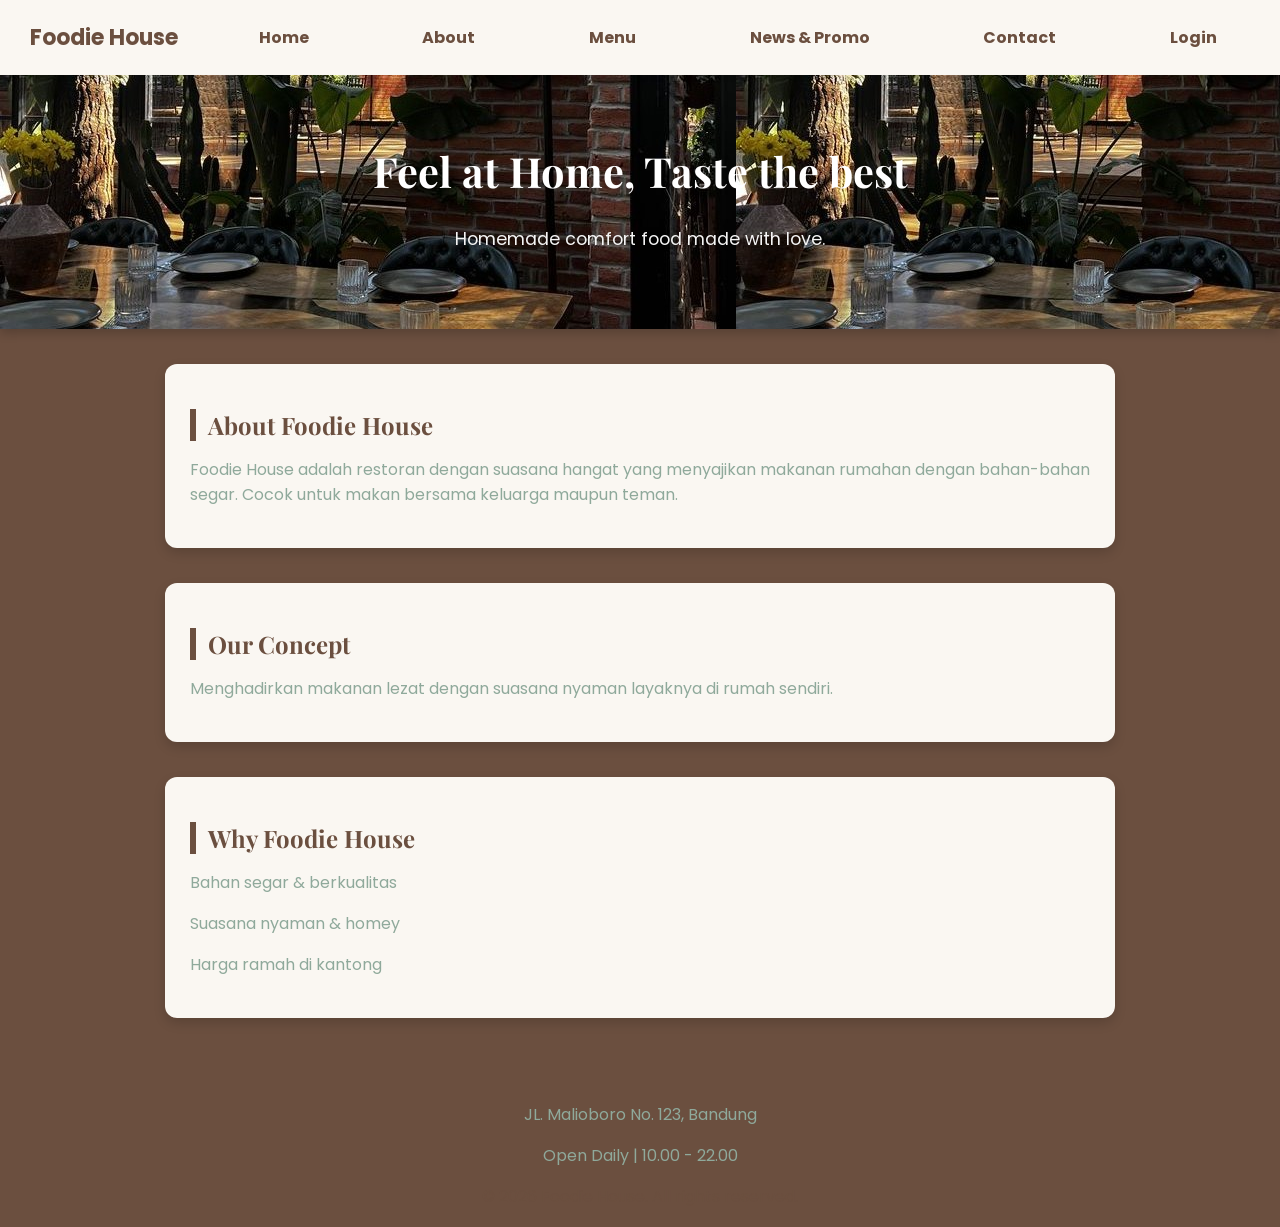
<file: index.html>
<!DOCTYPE html>
<head>
    <title>Foodie House</title>
    <link rel="stylesheet" href="5.homeabout.css">
    <link
    href="https:fonts.googleapis.com/css2?family=Playfair+Display:wght@500;600;700&family=Poppins:wght@300;400;500&display=swap"
    rel="stylesheet">
</head>

<body>
    <nav>
        <div class="logo">Foodie House</div>
        <a href="#home">Home</a>
        <a href="#about">About</a>
        <a href="2.menu.html">Menu</a>
        <a href="3.news&promo.html">News & Promo</a>
        <a href="4.contact.html">Contact</a>
        <a href="login.html">Login</a>
    </nav>

    <header class="hero" id="home">
        <h1>Feel at Home, Taste the best</h1>
        <p>Homemade comfort food made with love.</p>
    </header>

    
<div class="section">
<section class="about" id="about">
    <h2>About Foodie House</h2>
    <p>
        Foodie House adalah restoran dengan suasana hangat yang menyajikan makanan rumahan dengan
        bahan-bahan segar. Cocok untuk makan bersama keluarga maupun teman.
    </p>
</div>
</section>

<div class="section">
<section class="about" id="about">
    <h2>Our Concept</h2>
    <p>
        Menghadirkan makanan lezat dengan suasana nyaman layaknya di rumah sendiri.
    </p>
</div>
</section>

<div class="section">
    <section class="about" id="about">
    <h2>Why Foodie House</h2>
    <p>
        Bahan segar & berkualitas
    </p>
    <p>
        Suasana nyaman & homey
    </p>
    <p>
        Harga ramah di kantong
    </p>
    </div>
</section>

    <footer>
        <p>JL. Malioboro No. 123, Bandung</p>
        <p>Open Daily | 10.00 - 22.00</p>
        &copy; 2026 Foodie House. All rights reserved.
    </footer>

</body>
</html>
</file>
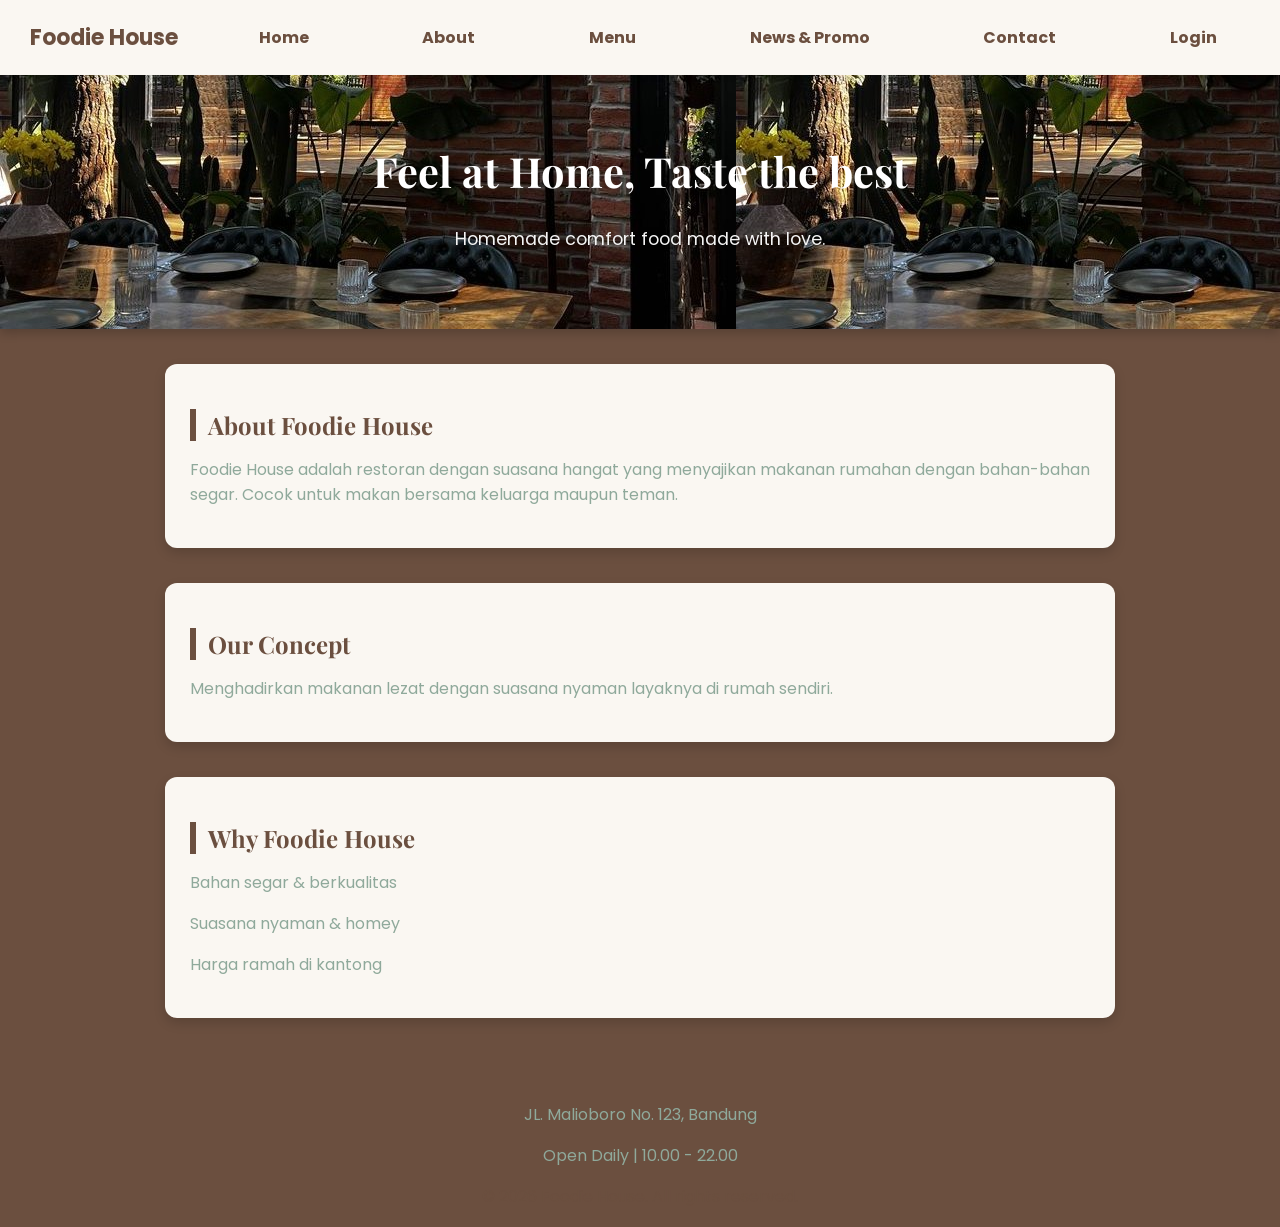
<file: latihan 14/index.html>
<!DOCTYPE html>
<head>
    <title>Foodie House</title>
    <link rel="stylesheet" href="5.homeabout.css">
    <link
    href="https:fonts.googleapis.com/css2?family=Playfair+Display:wght@500;600;700&family=Poppins:wght@300;400;500&display=swap"
    rel="stylesheet">
</head>

<body>
    <nav>
        <div class="logo">Foodie House</div>
        <a href="#home">Home</a>
        <a href="#about">About</a>
        <a href="2.menu.html">Menu</a>
        <a href="3.news&promo.html">News & Promo</a>
        <a href="4.contact.html">Contact</a>
        <a href=".login.html">Login</a>
    </nav>

    <header class="hero" id="home">
        <h1>Feel at Home, Taste the best</h1>
        <p>Homemade comfort food made with love.</p>
    </header>

    
<div class="section">
<section class="about" id="about">
    <h2>About Foodie House</h2>
    <p>
        Foodie House adalah restoran dengan suasana hangat yang menyajikan makanan rumahan dengan
        bahan-bahan segar. Cocok untuk makan bersama keluarga maupun teman.
    </p>
</div>
</section>

<div class="section">
<section class="about" id="about">
    <h2>Our Concept</h2>
    <p>
        Menghadirkan makanan lezat dengan suasana nyaman layaknya di rumah sendiri.
    </p>
</div>
</section>

<div class="section">
    <section class="about" id="about">
    <h2>Why Foodie House</h2>
    <p>
        Bahan segar & berkualitas
    </p>
    <p>
        Suasana nyaman & homey
    </p>
    <p>
        Harga ramah di kantong
    </p>
    </div>
</section>

    <footer>
        <p>JL. Malioboro No. 123, Bandung</p>
        <p>Open Daily | 10.00 - 22.00</p>
        &copy; 2026 Foodie House. All rights reserved.
    </footer>

</body>
</html>
</file>
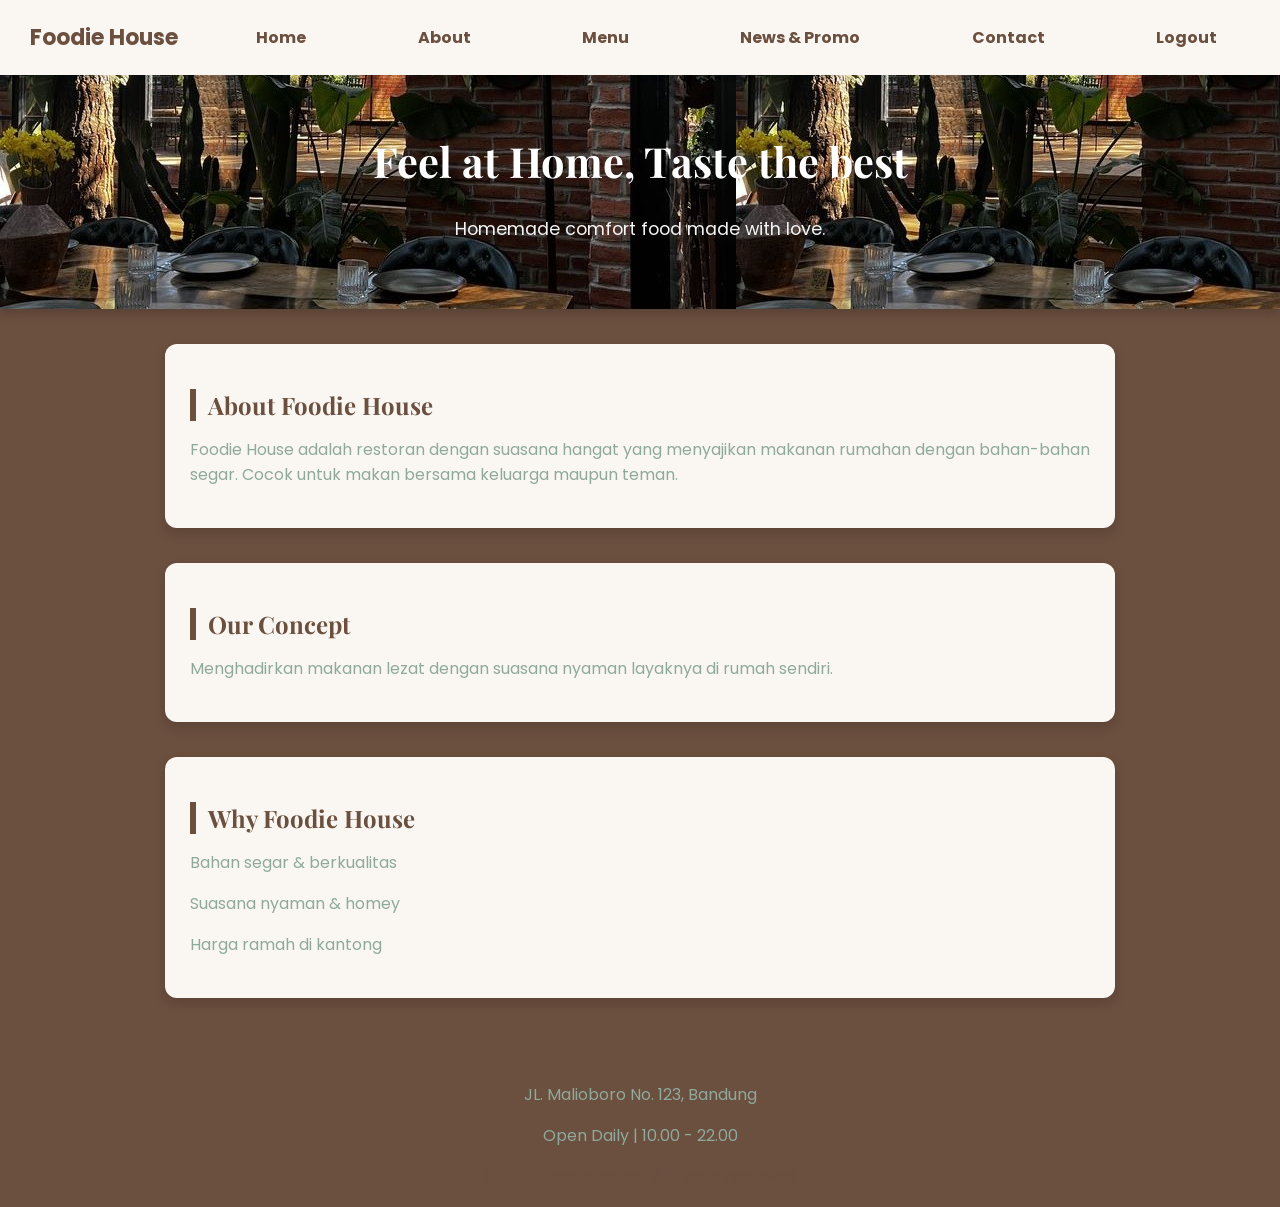
<file: latihan 14/sudah login/index.html>
<!DOCTYPE html>
<head>
    <title>Foodie House</title>
    <link rel="stylesheet" href="5.homeabout.css">
    <link
    href="https:fonts.googleapis.com/css2?family=Playfair+Display:wght@500;600;700&family=Poppins:wght@300;400;500&display=swap"
    rel="stylesheet">
</head>

<body>
    <nav>
        <div class="logo">Foodie House</div>
        <a href="#home">Home</a>
        <a href="#about">About</a>
        <a href="2.menu.html">Menu</a>
        <a href="3.news&promo.html">News & Promo</a>
        <a href="4.contact.html">Contact</a>
        <a href=".logout.html">Logout</a>
    </nav>

    <header class="hero" id="home">
        <h1>Feel at Home, Taste the best</h1>
        <p>Homemade comfort food made with love.</p>
    </header>


<div class="section">
<section class="about" id="about">
    <h2>About Foodie House</h2>
    <p>
        Foodie House adalah restoran dengan suasana hangat yang menyajikan makanan rumahan dengan
        bahan-bahan segar. Cocok untuk makan bersama keluarga maupun teman.
    </p>
</div>
</section>

<div class="section">
<section class="about" id="about">
    <h2>Our Concept</h2>
    <p>
        Menghadirkan makanan lezat dengan suasana nyaman layaknya di rumah sendiri.
    </p>
</div>
</section>

<div class="section">
    <section class="about" id="about">
    <h2>Why Foodie House</h2>
    <p>
        Bahan segar & berkualitas
    </p>
    <p>
        Suasana nyaman & homey
    </p>
    <p>
        Harga ramah di kantong
    </p>
    </div>
</section>

    <footer>
        <p>JL. Malioboro No. 123, Bandung</p>
        <p>Open Daily | 10.00 - 22.00</p>
        &copy; 2026 Foodie House. All rights reserved.
    </footer>

</body>
</html>
</file>
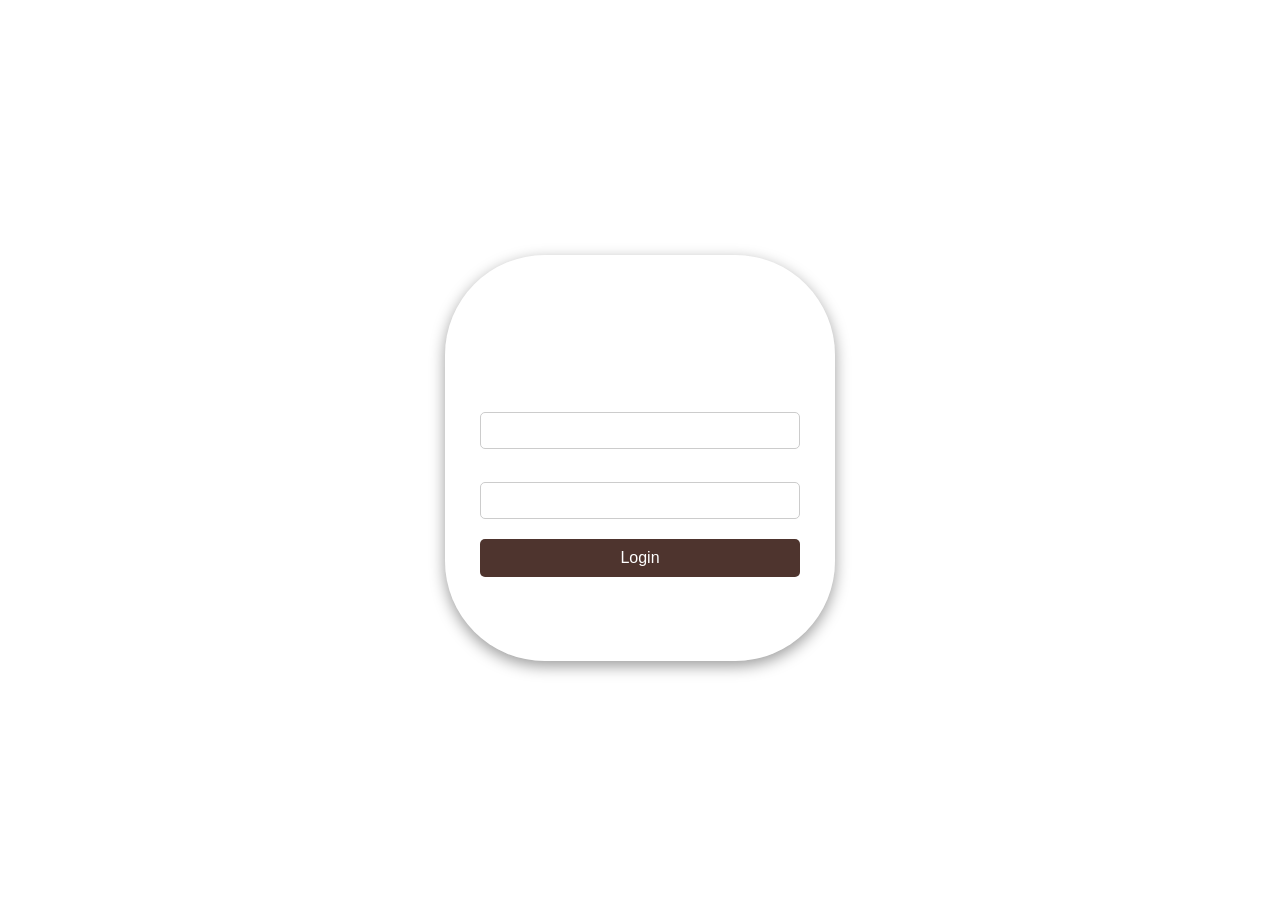
<file: .login.html>
<!DOCTYPE html>
<html lang="id">
    <head>
    <meta charset="UTF-8">
    <title>Login</title>
    <style>

    body {
        font-family: Arial, sans-serif;
        height: 100vh;
        display: flex;
        justify-content: center;
        align-items: center;

    /*Background gambar + gradasi*/
        background: linear-gradient(135deg, #4e342e9e),
        url("foodie\ house.jpg");
        background-size: cover;
        background-position: center;
    }

    /* Animasi background */
    @keyframes bgMove {

        100% {
          background-position: center;
        }
    }

    .box {
        color: white;
        background: rgba(255, 255, 255, 0.276);
        padding: 35px;
        width: 320px;
        border-radius: 100px;
        box-shadow: 0 5px 15px rgba(0,0,0,0.397);
    }

    @keyframes fadeSlide {
        from {
            opacity: 0;
            transform: translateY(10px);
        }
        to {
            opacity: 1;
            transform: translateY(0);
        }
    }

    h2 {
        text-align: center;
    }

    label {
        margin-top: 10px;
        display: block;
    }

    input {
        width: 93%;
        padding: 10px;
        margin-top: 5px;
        border-radius: 5px;
        border: 1px solid #ccc;
    }

     button {
        width: 100%;
        padding: 10px;
        margin-top: 20px;
        background: #4e342e;
        border: none;
        color: white;
        font-size: 16px;
        border-radius: 5px;
        cursor: pointer;
    }

    button:hover {
        background: #3e2723;
    }

    button a {
        color: white;
        text-decoration: none;
        display: block;
    }

    p {
        text-align: center;
        margin-top: 15px;
    }

    a {
        color: #ffffff;
        text-decoration: none;
    }
    
    </style>
    </head>

    <div class="box">
        <h2>Login</h2>
        <marquee behavior="scroll">
            Silahkan masuk untuk melanjutkan.
        </marquee>
        
        <form>
            <label>Username</label>
            <input type="text" required>

            <label>Password</label>
            <input type="text" required>

            <button type="submit"><a href="sudah login/1.homeabout.html">Login</button></a>

            <p>Belum punya akun? <a href=".registrasi.html">Daftar</a></p>

        
        </form>
    </div>

</style>
</head>
</html>
</file>
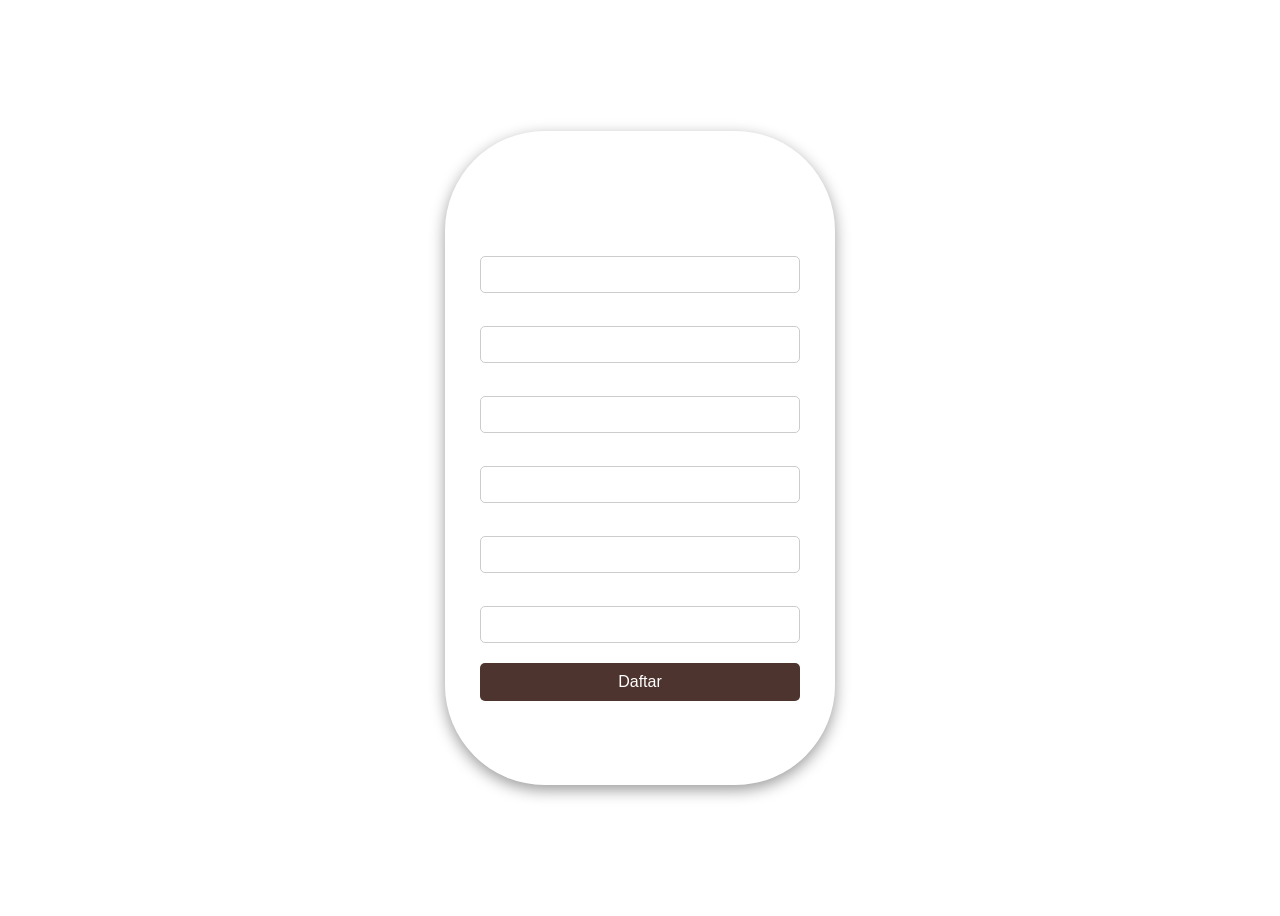
<file: .registrasi.html>
<!DOCTYPE html>
<html lang="id">
    <head>
    <meta charset="UTF-8">
    <title>Login</title>
    <style>
        
    body {
        font-family: Arial, sans-serif;
        height: 100vh;
        display: flex;
        justify-content: center;
        align-items: center;

    /*Background gambar + gradasi*/
        background: linear-gradient(135deg, #4e342e9e),
        url("foodie\ house.jpg");
        background-size: cover;
        background-position: center;
    }

    /* Animasi background */
    @keyframes bgMove {

        100% {
          background-position: center;
        }
    }

    .box {
        color: white;
        background: rgba(255, 255, 255, 0.276);
        padding: 35px;
        width: 320px;
        border-radius: 100px;
        box-shadow: 0 5px 15px rgba(0,0,0,0.397);
    }

    @keyframes fadeSlide {
        from {
            opacity: 0;
            transform: translateY(10px);
        }
        to {
            opacity: 1;
            transform: translateY(0);
        }
    }

    h2 {
        text-align: center;
    }

    label {
        margin-top: 10px;
        display: block;
    }

    input {
        width: 93%;
        padding: 10px;
        margin-top: 5px;
        border-radius: 5px;
        border: 1px solid #ccc;
    }

    button {
        width: 100%;
        padding: 10px;
        margin-top: 20px;
        background: #4e342e;
        border: none;
        color: white;
        font-size: 16px;
        border-radius: 5px;
        cursor: pointer;
    }

    button:hover {
        background: #3e2723;
    }

    p {
        text-align: center;
        margin-top: 15px;
    }

    a {
        color: #ffffff;
        text-decoration: none;
    }
    
    </style>
    </head>
    
    <div class="box">
    <h2>Registrasi</h2>
    <form>
        <label>Nama Lengkap</label>
        <input type="text" required>

        <label>Username</label>
        <input type="text" required>

        <label>Email</label>
        <input type="text" required>

        <label>Nomor HP</label>
        <input type="text" required>

        <label>Password</label>
        <input type="password" required>

        <label>Konfirmasi Password</label>
        <input type="password" required>

        <button type="submit"><a href=".login.html">Daftar</button></a>
        </form>

        <p>Sudah punya akun? <a href=".login.html">Login</a></p>
        </div>
</body>
</html>
</file>
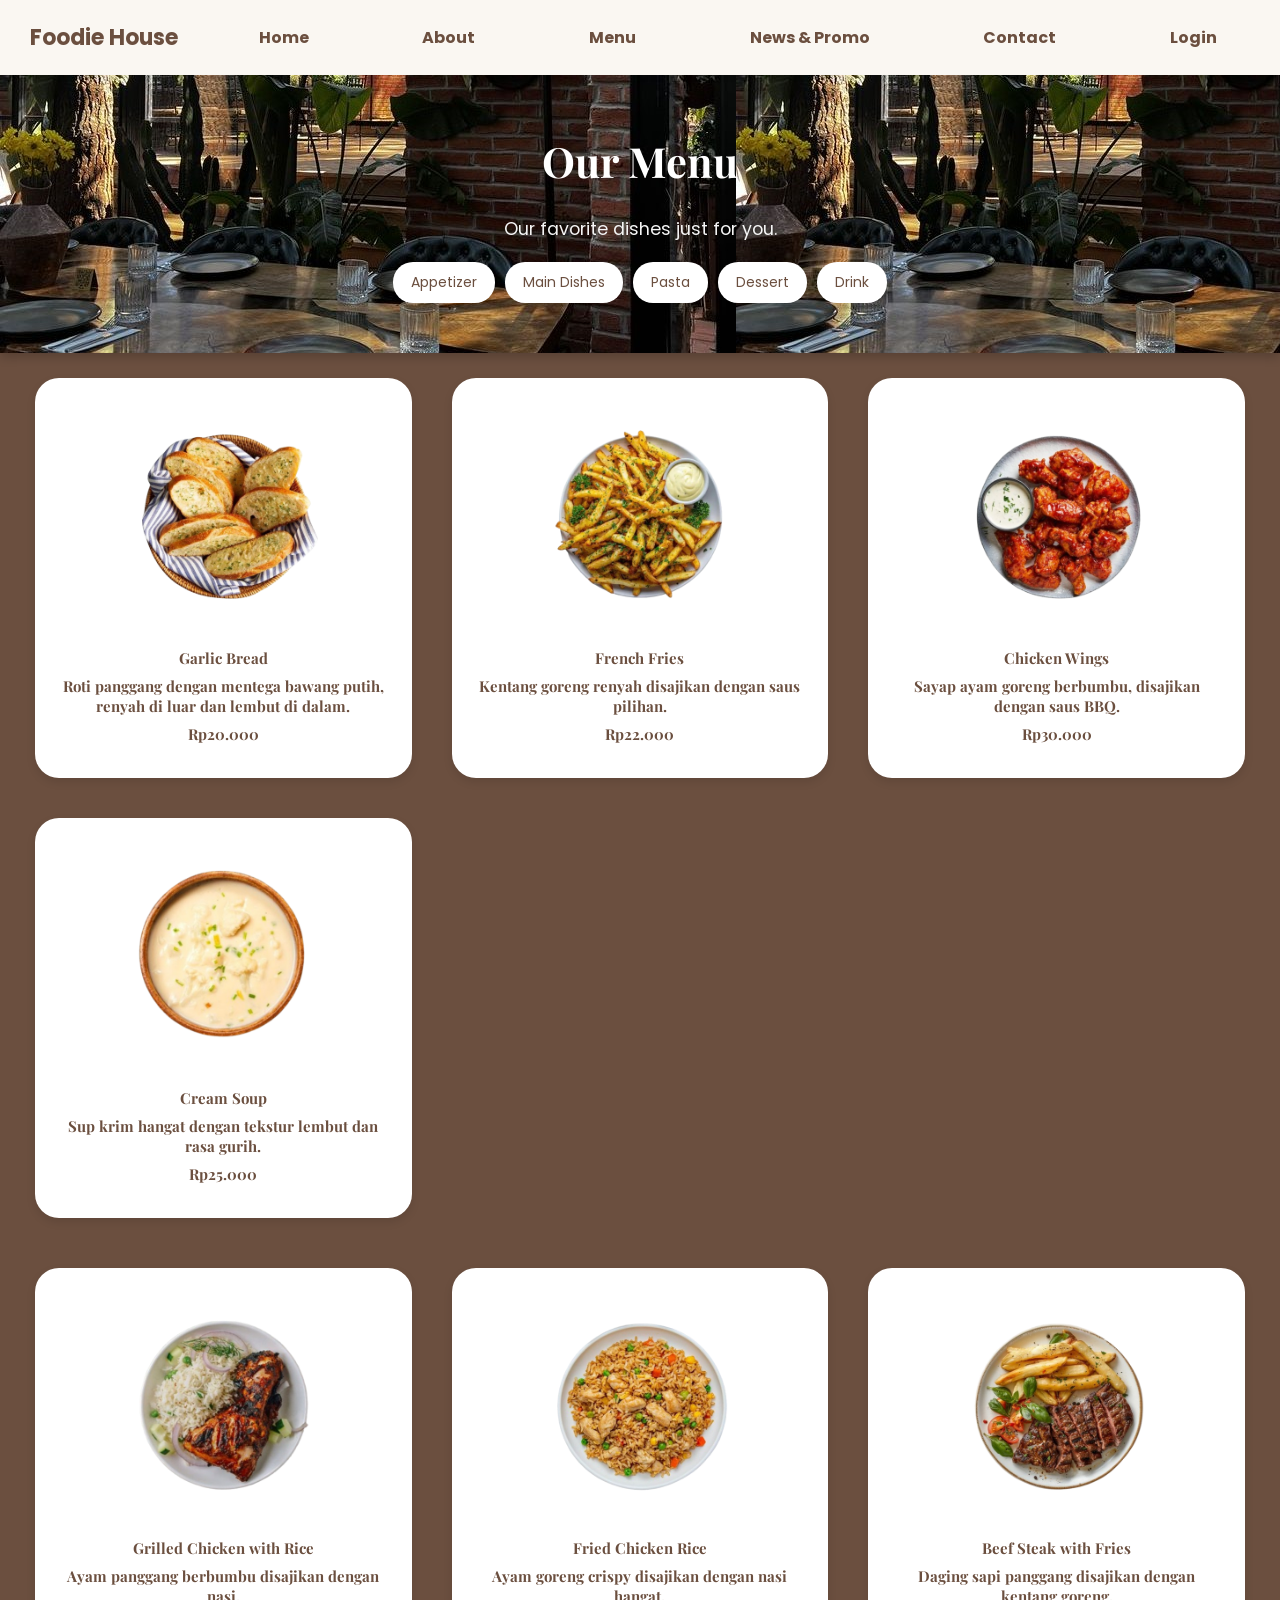
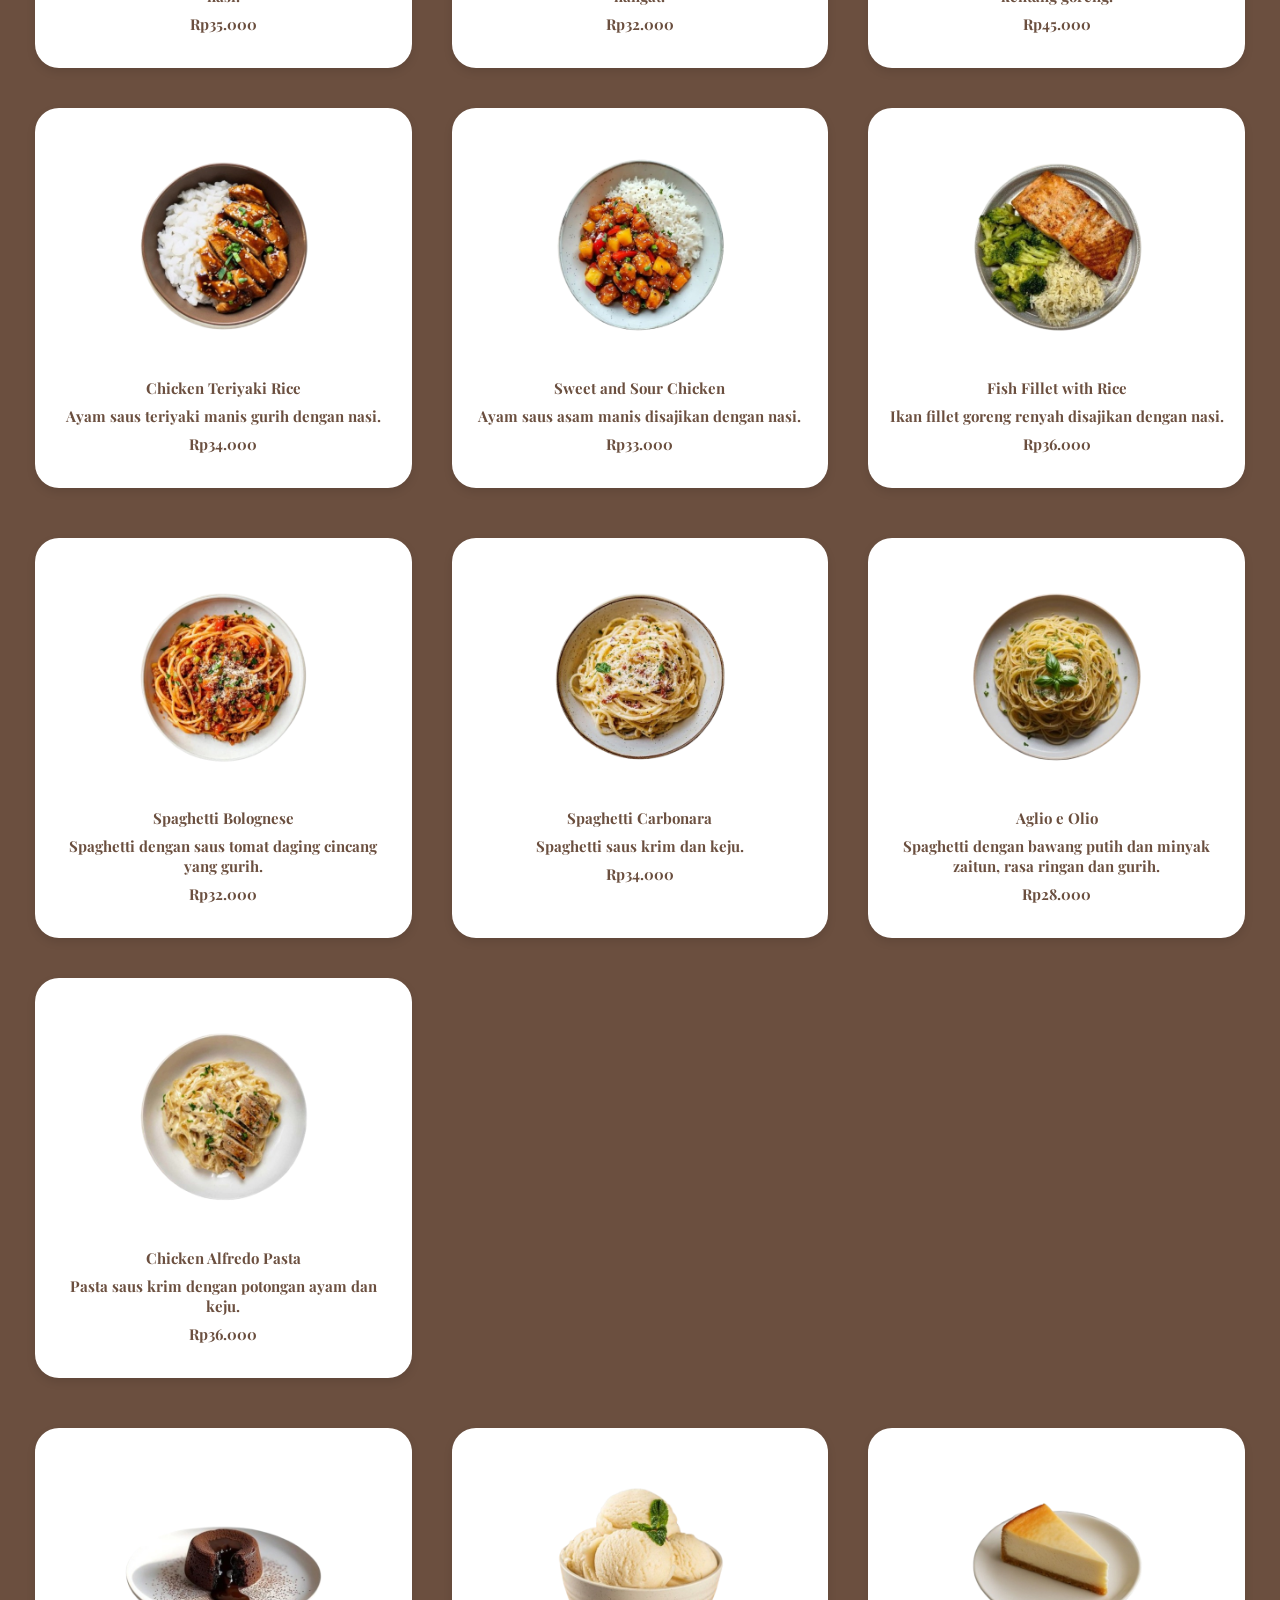
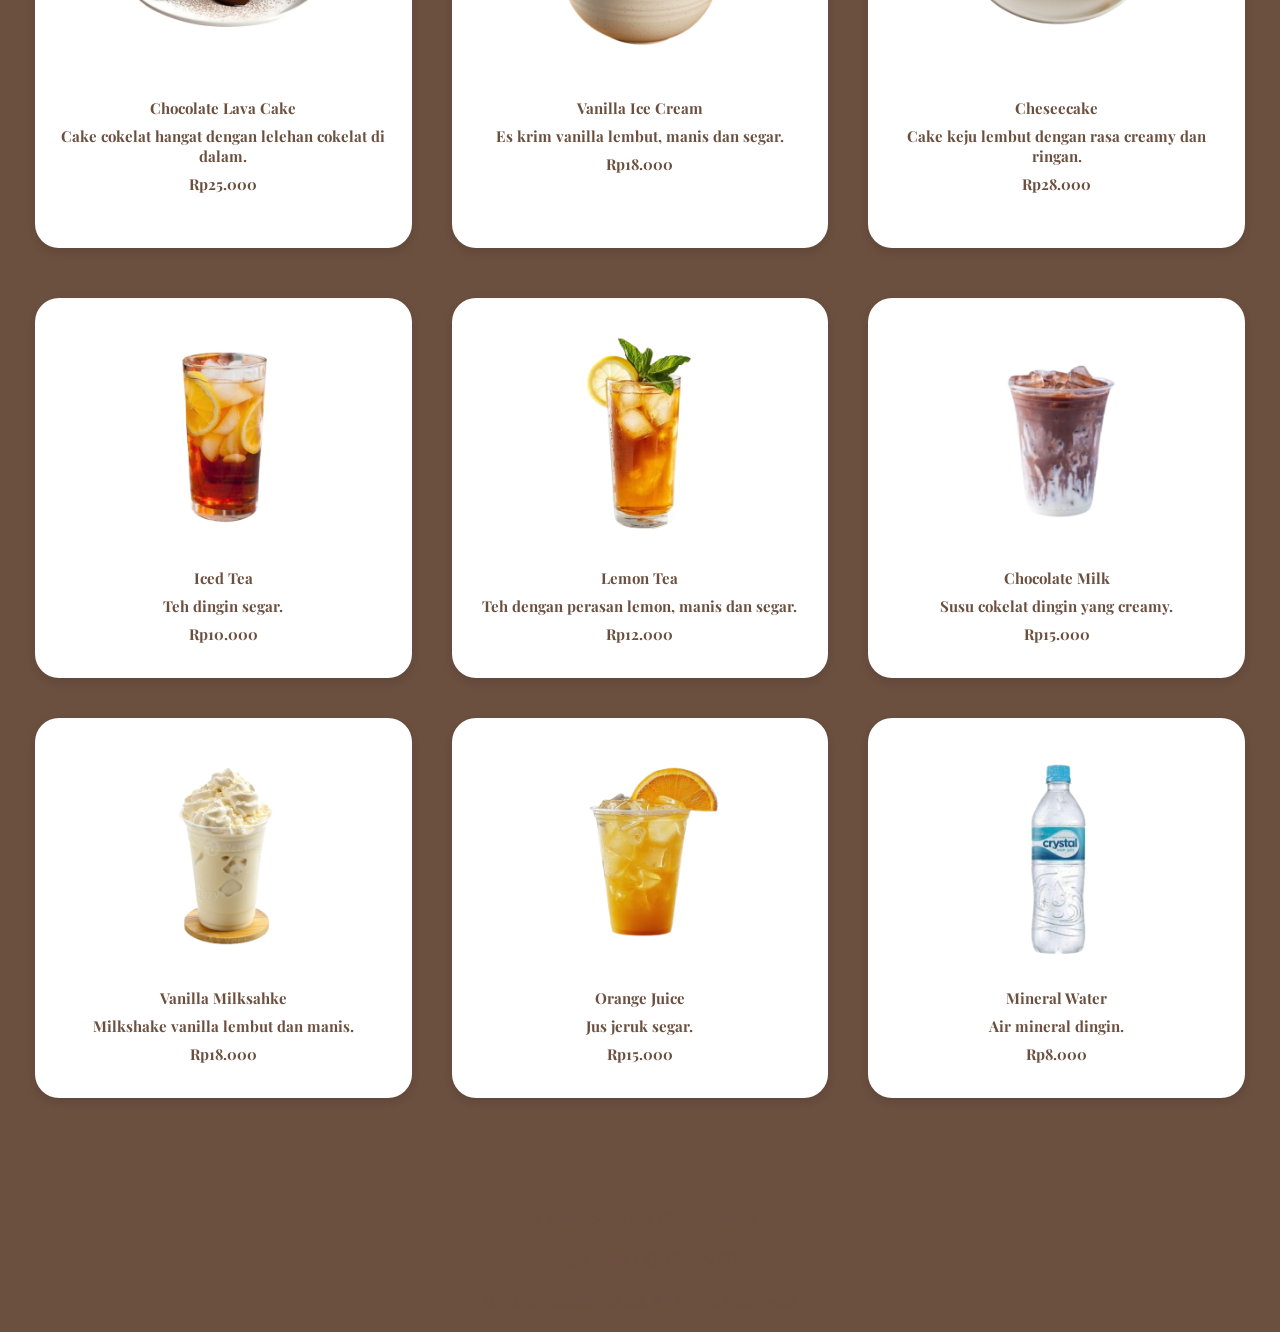
<file: 2.menu.html>
<!DOCTYPE html>
<head>
    <title>Foodie House</title>
    <link rel="stylesheet" href="6.menu.css">
    <link
    href="https:fonts.googleapis.com/css2?family=Playfair+Display:wght@500;600;700&family=Poppins:wght@300;400;500&display=swap"
    rel="stylesheet">
</head>

<body>
    <nav>
        <div class="logo">Foodie House</div>
        <a href="index.html">Home</a>
        <a href="index.html">About</a>
        <a href="2.menu.html">Menu</a>
        <a href="3.news&promo.html">News & Promo</a>
        <a href="4.contact.html">Contact</a>
        <a href="login.html">Login</a>
    </nav>

    <header>
        <h1>Our Menu</h1>
        <p>Our favorite dishes just for you.</p>

        <div class="menu-nav">
            <a href="#appetizer">Appetizer</a>
            <a href="#main-dishes">Main Dishes</a>
            <a href="#pasta">Pasta</a>
            <a href="#dessert">Dessert</a>
            <a href="#drink">Drink</a>
        </div>
    </header>


    <section id="appetizer">
    <class="menu-category">
    
    <div class="menu-grid">
    <div class="card">
    <img src="garlic bread.png" alt="">
    <h2>Garlic Bread</h2>
    <h2>Roti panggang dengan mentega bawang putih, renyah di luar dan lembut di dalam.</h2>
    <h2>Rp20.000</h2>
    </div>

    <div class="card">
    <img src="french fries.png" alt="">
    <h2>French Fries</h2>
    <h2>Kentang goreng renyah disajikan dengan saus pilihan.</h2>
    <h2>Rp22.000</h2>
    </div>

    <div class="card">
    <img src="chicken wings.png" alt="">
    <h2>Chicken Wings</h2>
    <h2>Sayap ayam goreng berbumbu, disajikan dengan saus BBQ. </h2>
    <h2>Rp30.000</h2>
    </div>

    <div class="card">
    <img src="cream soup.png" alt="">
    <h2>Cream Soup</h2>
    <h2>Sup krim hangat dengan tekstur lembut dan rasa gurih.</h2>
    <h2>Rp25.000</h2>
    </div>
    </div>
    </class>
    </section>
    

    <section id="main-dishes">
    <class="menu-category">

    <div class="menu-grid">
    <div class="card">
    <img src="grilled chicken with rice.png" alt="">
    <h2>Grilled Chicken with Rice</h2>
    <h2>Ayam panggang berbumbu disajikan dengan nasi.</h2>
    <h2>Rp35.000</h2>
    </div>
    
    <div class="card">
    <img src="fried chicken rice.png" alt="">
    <h2>Fried Chicken Rice</h2>
    <h2>Ayam goreng crispy disajikan dengan nasi hangat.</h2>
    <h2>Rp32.000</h2>
    </div>
    
    <div class="card">
    <img src="beef steak with fries.png" alt="">
    <h2>Beef Steak with Fries</h2>
    <h2>Daging sapi panggang disajikan dengan kentang goreng.</h2>
    <h2>Rp45.000</h2>
    </div>

    <div class="card">
    <img src="chicken teriyaki rice.png" alt="">
    <h2>Chicken Teriyaki Rice</h2>
    <h2>Ayam saus teriyaki manis gurih dengan nasi.</h2>
    <h2>Rp34.000</h2>
    </div>

    <div class="card">
    <img src="sweet and sour chicken.png" alt="">
    <h2>Sweet and Sour Chicken</h2>
    <h2>Ayam saus asam manis disajikan dengan nasi.</h2>
    <h2>Rp33.000</h2>
    </div>

    <div class="card">
    <img src="fish fillet with rice.png" alt="">
    <h2>Fish Fillet with Rice</h2>
    <h2>Ikan fillet goreng renyah disajikan dengan nasi.</h2>
    <h2>Rp36.000</h2>
    </div>
    </div>
    </class>
    </section>
    

    <section id="pasta">
    <class="menu-category">

    <div class="menu-grid">
    <div class="card">
    <img src="spaghetti bolognese.png" alt="">
    <h2>Spaghetti Bolognese</h2>
    <h2>Spaghetti dengan saus tomat daging cincang yang gurih.</h2>
    <h2>Rp32.000</h2>
    </div>
    
    <div class="card">
    <img src="spaghetti carbonara.png" alt="">
    <h2>Spaghetti Carbonara</h2>
    <h2>Spaghetti saus krim dan keju.</h2>
    <h2>Rp34.000</h2>
    </div>

    <div class="card">
    <img src="aglio e olio.png" alt="">
    <h2>Aglio e Olio</h2>
    <h2>Spaghetti dengan bawang putih dan minyak zaitun, rasa ringan dan gurih.</h2>
    <h2>Rp28.000</h2>
    </div>

    <div class="card">
    <img src="chicken alfredo pasta.png" alt="">
    <h2>Chicken Alfredo Pasta</h2>
    <h2>Pasta saus krim dengan potongan ayam dan keju.</h2>
    <h2>Rp36.000</h2>
    </div>
    </div>
    </class>
    </section>


    <section id="dessert">
    <class="menu-category">

    <div class="menu-grid">
    <div class="card">
    <img src="chocholate lava cake.png" alt="">
    <h2>Chocolate Lava Cake</h2>
    <h2>Cake cokelat hangat dengan lelehan cokelat di dalam.</h2>
    <h2>Rp25.000</h2>
    </div>

    <div class="card">
    <img src="vanilla ice cream.png" alt="">
    <h2>Vanilla Ice Cream</h2>
    <h2>Es krim vanilla lembut, manis dan segar.</h2>
    <h2>Rp18.000</h2>
    </div>

    <div class="card">
    <img src="cheesecake.png" alt="">
    <h2>Cheseecake</h2>
    <h2>Cake keju lembut dengan rasa creamy dan ringan.</h2>
    <h2>Rp28.000</h2>
    </div>
    </div>
    </class>
    </section>
    

    <section id="drink">
    <class="menu-category">

    <div class="menu-grid">
    <div class="card">
    <img src="iced tea.png" alt="">
    <h2>Iced Tea</h2>
    <h2>Teh dingin segar.</h2>
    <h2>Rp10.000</h2>
    </div>
                
    <div class="card">
    <img src="lemon tea.png" alt="">
    <h2>Lemon Tea</h2>
    <h2>Teh dengan perasan lemon, manis dan segar.</h2>
    <h2>Rp12.000</h2>
    </div>

    <div class="card">
    <img src="chocolate milk.png" alt="">
    <h2>Chocolate Milk</h2>
    <h2>Susu cokelat dingin yang creamy.</h2>
    <h2>Rp15.000</h2>
    </div>

    <div class="card">
    <img src="vanilla milkshake.png" alt="">
    <h2>Vanilla Milksahke</h2>
    <h2>Milkshake vanilla lembut dan manis.</h2>
    <h2>Rp18.000</h2>
    </div>

    <div class="card">
    <img src="orange juice.png" alt="">
    <h2>Orange Juice</h2>
    <h2>Jus jeruk segar.</h2>
    <h2>Rp15.000</h2>
    </div>

    <div class="card">
    <img src="mineral water.png" alt="">
    <h2>Mineral Water</h2>
    <h2>Air mineral dingin.</h2>
    <h2>Rp8.000</h2>
    </div>
    </div>
    </class>
    </section>


    <footer>
        <p>JL. Malioboro No. 123, Bandung</p>
        <p>Open Daily | 10.00 - 22.00</p>
        &copy; 2026 Foodie House. All rights reserved.
    </footer>

</body>
</html>
</file>
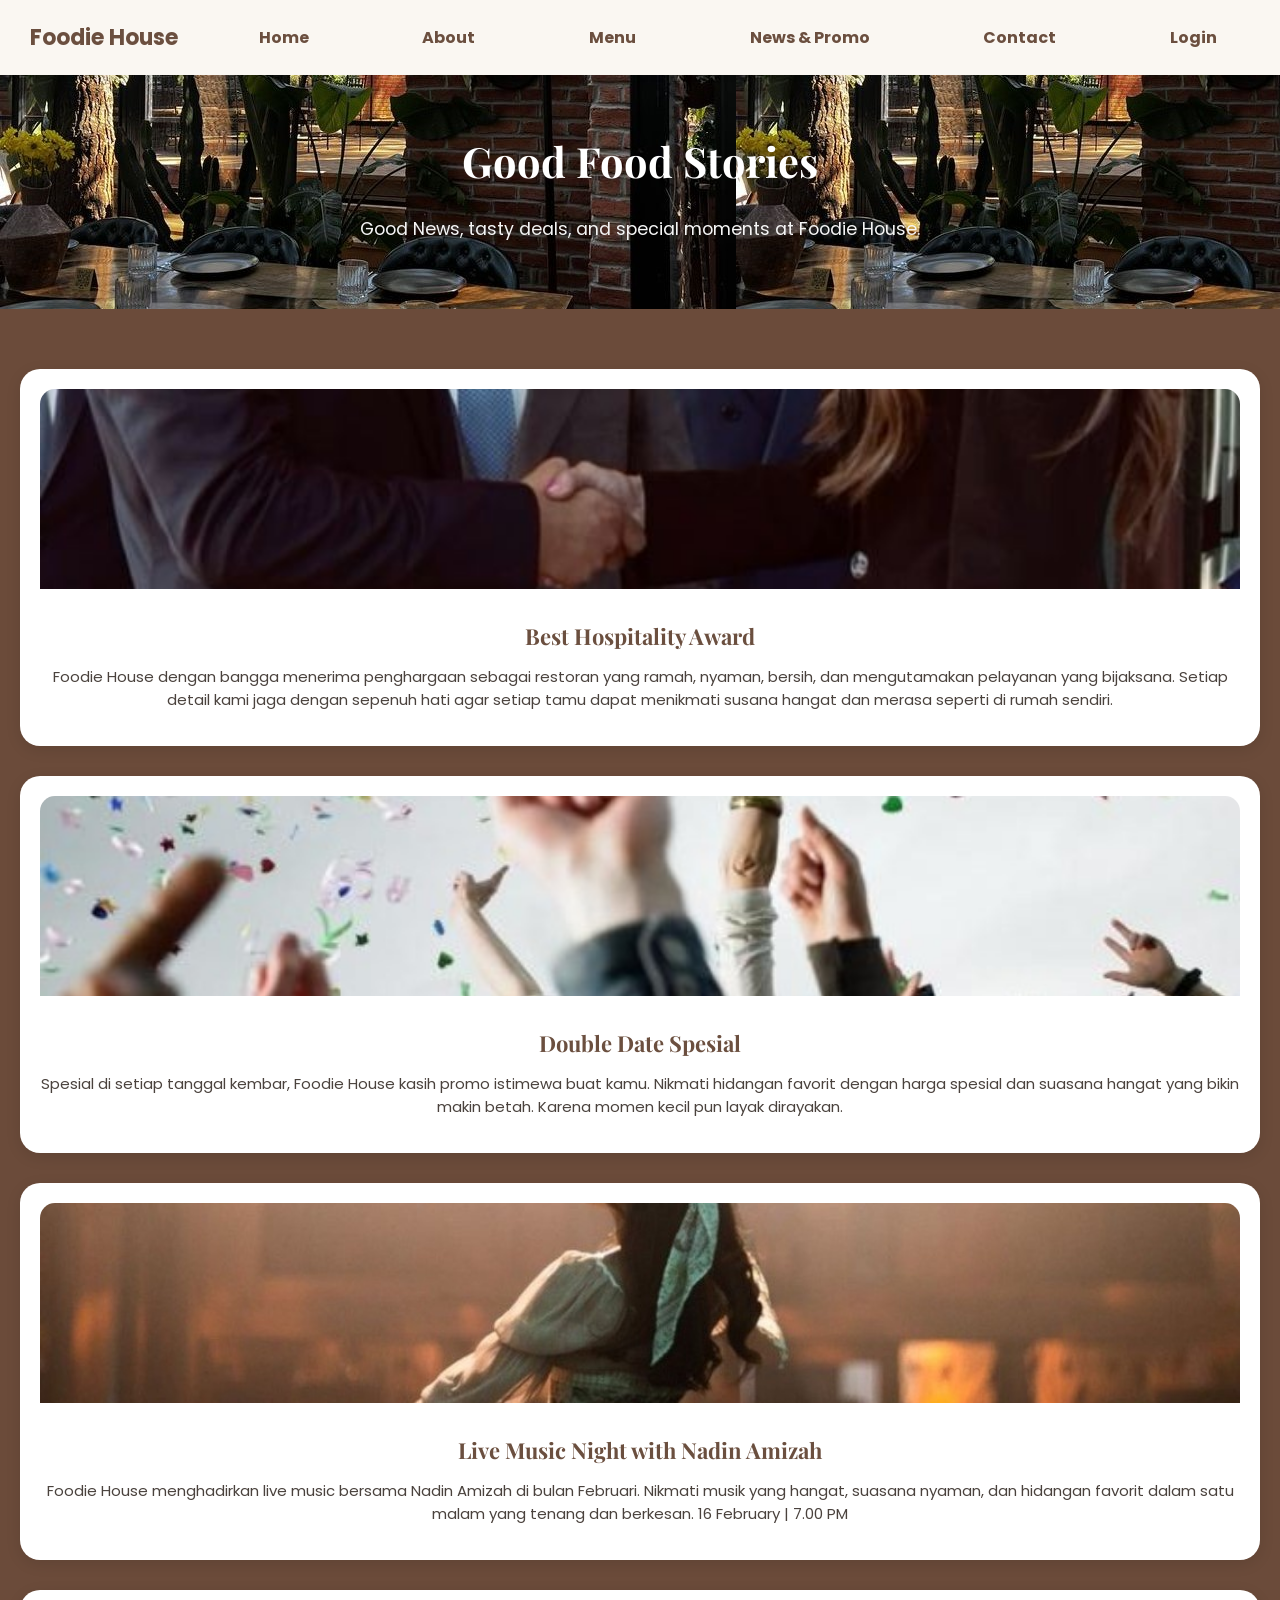
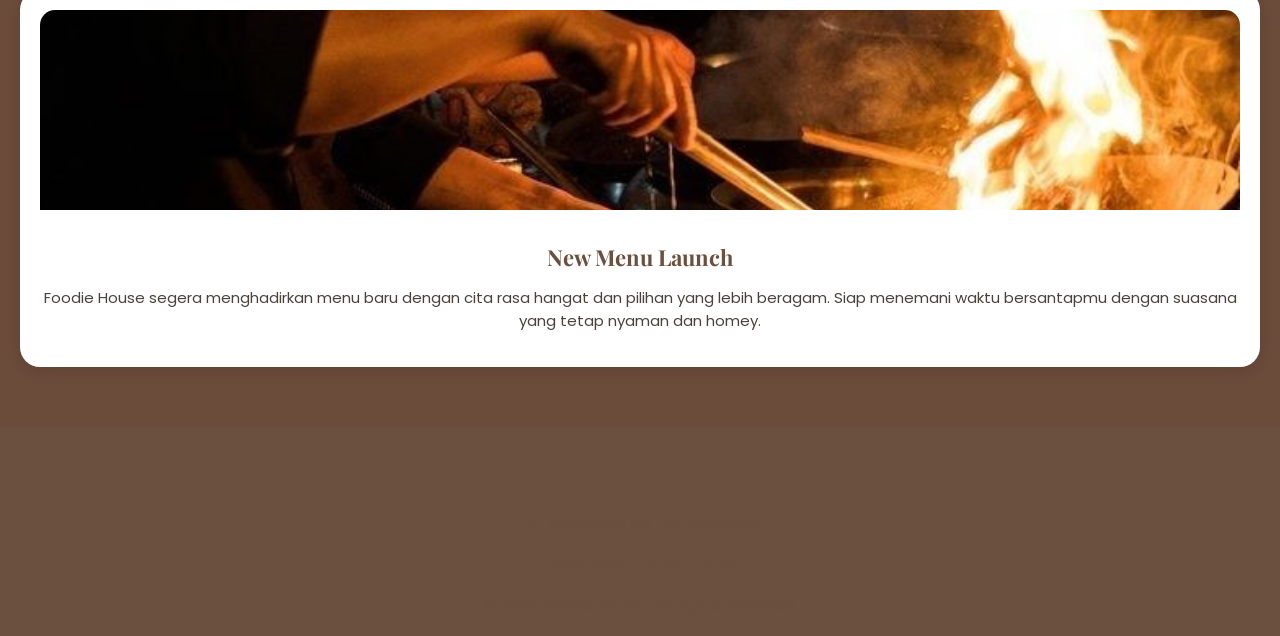
<file: 3.news&promo.html>
<!DOCTYPE html>
<head>
    <title>Foodie House</title>
    <link rel="stylesheet" href="7.new&promo.css">
    <link
    href="https:fonts.googleapis.com/css2?family=Playfair+Display:wght@500;600;700&family=Poppins:wght@300;400;500&display=swap"
    rel="stylesheet">
</head>

<body>
    <nav>
        <div class="logo">Foodie House</div>
        <a href="index.html">Home</a>
        <a href="index.html">About</a>
        <a href="2.menu.html">Menu</a>
        <a href="3.news&promo.html">News & Promo</a>
        <a href="4.contact.html">Contact</a>
        <a href="login.html">Login</a>
    </nav>

    <header>
        <h1>Good Food Stories</h1>
        <p>Good News, tasty deals, and special moments at Foodie House.</p>
    </header>
    
<section class="news-promo">
<div class="news-grid">

    <!-- Card 1 -->
    <div class="news-card">
    <img src="promo1.jpg" alt="">
    <h3>Best Hospitality Award</h3>
    <p>Foodie House dengan bangga menerima penghargaan sebagai restoran yang ramah, nyaman, bersih, dan mengutamakan pelayanan yang bijaksana.
       Setiap detail kami jaga dengan sepenuh hati agar setiap tamu dapat menikmati susana hangat dan merasa seperti di rumah sendiri.
    </p>
    </div>

    <!-- Card 2 -->
    <div class="news-card">
    <img src="promo2.jpg" alt="">
    <h3>Double Date Spesial</h3>
    <p>Spesial di setiap tanggal kembar, Foodie House kasih promo istimewa buat kamu. Nikmati hidangan favorit dengan harga spesial dan 
       suasana hangat yang bikin makin betah. Karena momen kecil pun layak dirayakan.
    </p>
    </div>

    <!-- Card 3 -->
    <div class="news-card">
    <img src="promo3.jpg" alt="">
    <h3>Live Music Night with Nadin Amizah</h3>
    <p>Foodie House menghadirkan live music bersama Nadin Amizah di bulan Februari. Nikmati musik yang hangat, suasana nyaman, dan hidangan favorit dalam satu malam yang tenang dan berkesan. 16 February | 7.00 PM</p>
    </div>

    <!-- Card 4 -->
    <div class="news-card">
    <img src="promo4.jpg" alt="">
    <h3>New Menu Launch</h3>
    <p>Foodie House segera menghadirkan menu baru dengan cita rasa hangat dan pilihan yang lebih beragam.
       Siap menemani waktu bersantapmu dengan suasana yang tetap nyaman dan homey.</p>
    </div>
    </div>
    </section>

    <footer>
        <p>JL. Malioboro No. 123, Bandung</p>
        <p>Open Daily | 10.00 - 22.00</p>
        &copy; 2026 Foodie House. All rights reserved.
    </footer>

</body>
</html>
</file>
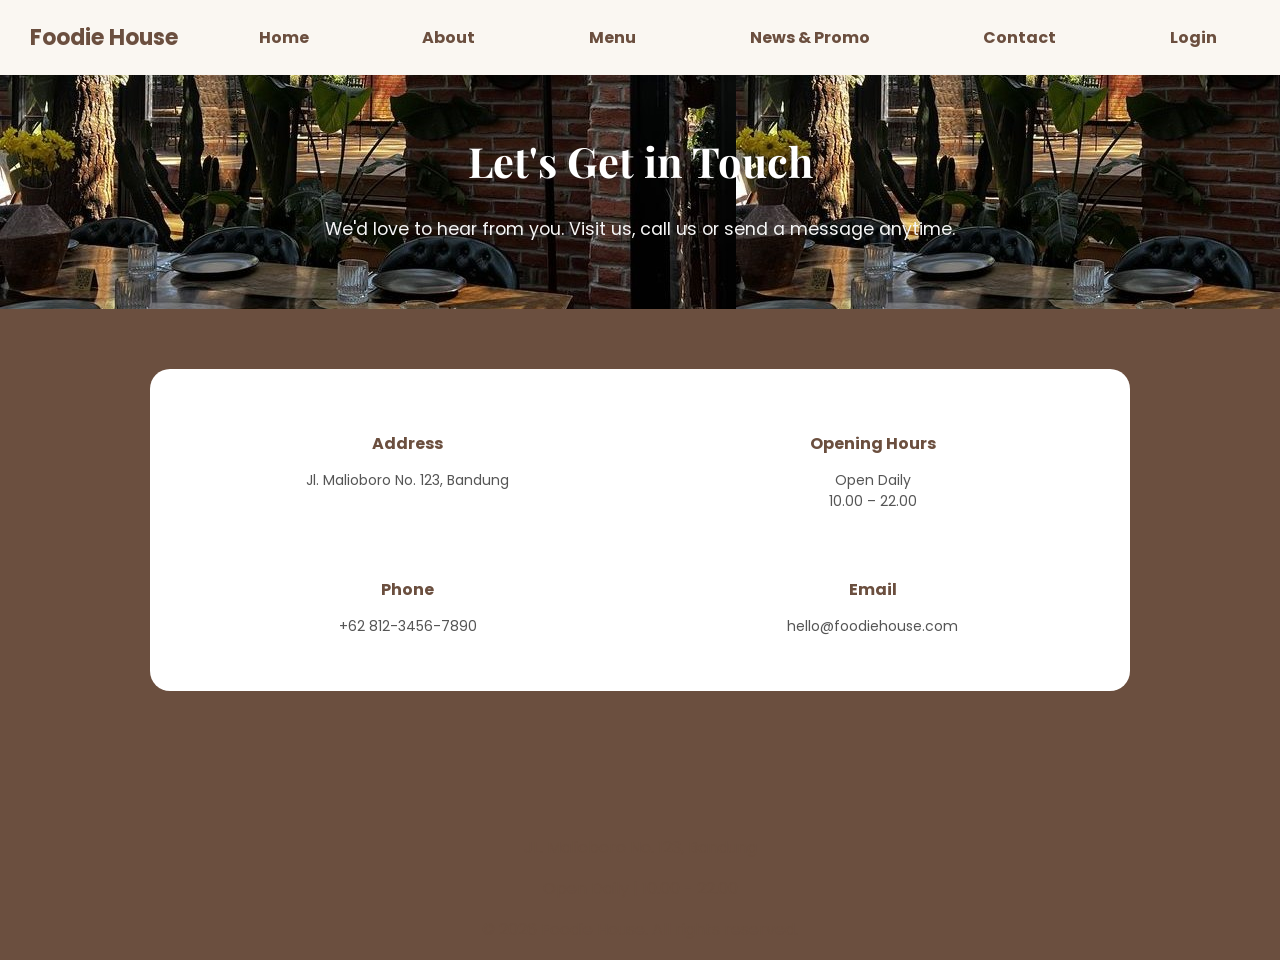
<file: 4.contact.html>
<!DOCTYPE html>
<head>
    <title>Foodie House</title>
    <link rel="stylesheet" href="8.contact.css">
    <link
    href="https:fonts.googleapis.com/css2?family=Playfair+Display:wght@500;600;700&family=Poppins:wght@300;400;500&display=swap"
    rel="stylesheet">
</head>

<body>
    <nav>
        <div class="logo">Foodie House</div>
        <a href="index.html">Home</a>
        <a href="index.html">About</a>
        <a href="2.menu.html">Menu</a>
        <a href="3.news&promo.html">News & Promo</a>
        <a href="4.contact.html">Contact</a>
        <a href="login.html">Login</a>
    </nav>

    <header>
        <h1>Let's Get in Touch</h1>
        <p>We'd love to hear from you. Visit us, call us or send a message anytime.</p>
    </header>
    
    <section class="contact">
    <div class="contact-box">
    <div class="contact-item">
    <h4>Address</h4>
    <p>Jl. Malioboro No. 123, Bandung</p>
    </div>

    <div class="contact-item">
    <h4>Opening Hours</h4>
    <p>Open Daily<br>10.00 – 22.00</p>
    </div>

    <div class="contact-item">
    <h4>Phone</h4>
    <p>+62 812-3456-7890</p>
    </div>

    <div class="contact-item">
    <h4>Email</h4>
    <p>hello@foodiehouse.com</p>
    </div>
    </div>
    </section>

    <footer>
        <p>JL. Malioboro No. 123, Bandung</p>
        <p>Open Daily | 10.00 - 22.00</p>
        &copy; 2026 Foodie House. All rights reserved.
    </footer>

</body>
</html>
</file>
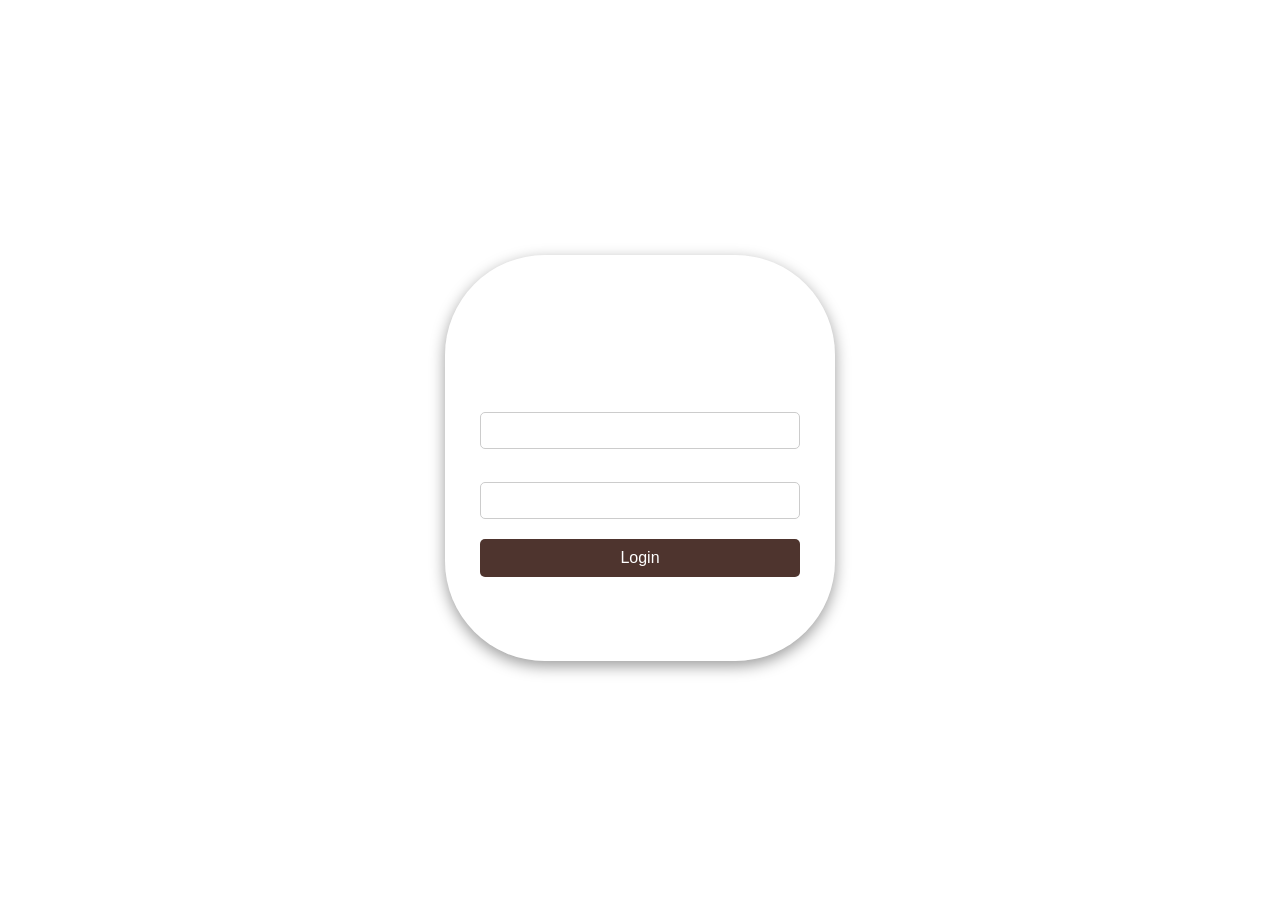
<file: login.html>
<!DOCTYPE html>
<html lang="id">
    <head>
    <meta charset="UTF-8">
    <title>Login</title>
    <style>

    body {
        font-family: Arial, sans-serif;
        height: 100vh;
        display: flex;
        justify-content: center;
        align-items: center;

    /*Background gambar + gradasi*/
        background: linear-gradient(135deg, #4e342e9e),
        url("foodie\ house.jpg");
        background-size: cover;
        background-position: center;
    }

    /* Animasi background */
    @keyframes bgMove {

        100% {
          background-position: center;
        }
    }

    .box {
        color: white;
        background: rgba(255, 255, 255, 0.276);
        padding: 35px;
        width: 320px;
        border-radius: 100px;
        box-shadow: 0 5px 15px rgba(0,0,0,0.397);
    }

    @keyframes fadeSlide {
        from {
            opacity: 0;
            transform: translateY(10px);
        }
        to {
            opacity: 1;
            transform: translateY(0);
        }
    }

    h2 {
        text-align: center;
    }

    label {
        margin-top: 10px;
        display: block;
    }

    input {
        width: 93%;
        padding: 10px;
        margin-top: 5px;
        border-radius: 5px;
        border: 1px solid #ccc;
    }

     button {
        width: 100%;
        padding: 10px;
        margin-top: 20px;
        background: #4e342e;
        border: none;
        color: white;
        font-size: 16px;
        border-radius: 5px;
        cursor: pointer;
    }

    button:hover {
        background: #3e2723;
    }

    button a {
        color: white;
        text-decoration: none;
        display: block;
    }

    p {
        text-align: center;
        margin-top: 15px;
    }

    a {
        color: #ffffff;
        text-decoration: none;
    }
    
    </style>
    </head>

    <div class="box">
        <h2>Login</h2>
        <marquee behavior="scroll">
            Silahkan masuk untuk melanjutkan.
        </marquee>
        
        <form>
            <label>Username</label>
            <input type="text" required>

            <label>Password</label>
            <input type="text" required>

            <button type="submit"><a href="sudah login/1.homeabout.html">Login</button></a>

            <p>Belum punya akun? <a href="registrasi.html">Daftar</a></p>

        
        </form>
    </div>

</style>
</head>
</html>
</file>
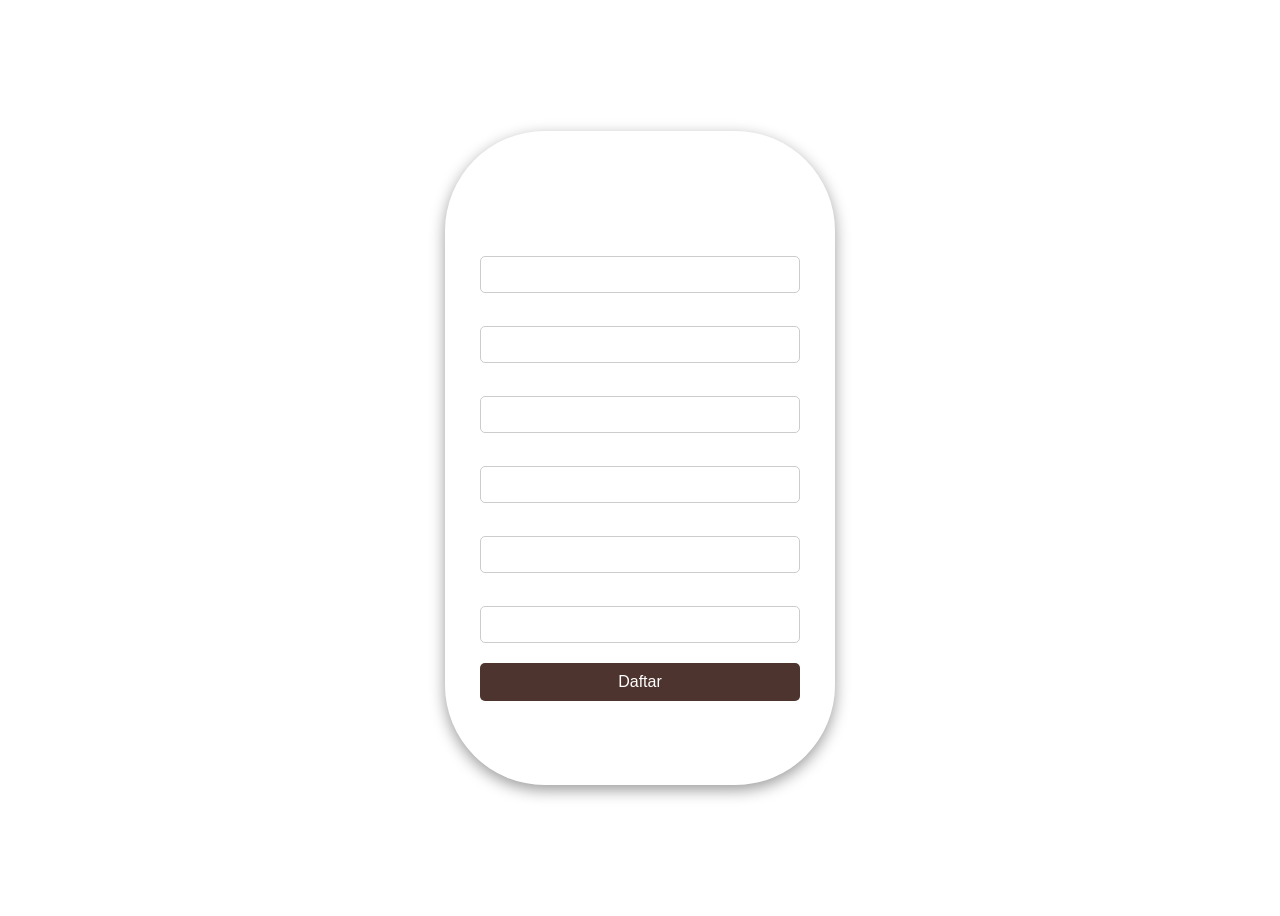
<file: registrasi.html>
<!DOCTYPE html>
<html lang="id">
    <head>
    <meta charset="UTF-8">
    <title>Login</title>
    <style>
        
    body {
        font-family: Arial, sans-serif;
        height: 100vh;
        display: flex;
        justify-content: center;
        align-items: center;

    /*Background gambar + gradasi*/
        background: linear-gradient(135deg, #4e342e9e),
        url("foodie\ house.jpg");
        background-size: cover;
        background-position: center;
    }

    /* Animasi background */
    @keyframes bgMove {

        100% {
          background-position: center;
        }
    }

    .box {
        color: white;
        background: rgba(255, 255, 255, 0.276);
        padding: 35px;
        width: 320px;
        border-radius: 100px;
        box-shadow: 0 5px 15px rgba(0,0,0,0.397);
    }

    @keyframes fadeSlide {
        from {
            opacity: 0;
            transform: translateY(10px);
        }
        to {
            opacity: 1;
            transform: translateY(0);
        }
    }

    h2 {
        text-align: center;
    }

    label {
        margin-top: 10px;
        display: block;
    }

    input {
        width: 93%;
        padding: 10px;
        margin-top: 5px;
        border-radius: 5px;
        border: 1px solid #ccc;
    }

    button {
        width: 100%;
        padding: 10px;
        margin-top: 20px;
        background: #4e342e;
        border: none;
        color: white;
        font-size: 16px;
        border-radius: 5px;
        cursor: pointer;
    }

    button:hover {
        background: #3e2723;
    }

    p {
        text-align: center;
        margin-top: 15px;
    }

    a {
        color: #ffffff;
        text-decoration: none;
    }
    
    </style>
    </head>
    
    <div class="box">
    <h2>Registrasi</h2>
    <form>
        <label>Nama Lengkap</label>
        <input type="text" required>

        <label>Username</label>
        <input type="text" required>

        <label>Email</label>
        <input type="text" required>

        <label>Nomor HP</label>
        <input type="text" required>

        <label>Password</label>
        <input type="password" required>

        <label>Konfirmasi Password</label>
        <input type="password" required>

        <button type="submit"><a href="login.html">Daftar</button></a>
        </form>

        <p>Sudah punya akun? <a href="login.html">Login</a></p>
        </div>
</body>
</html>
</file>
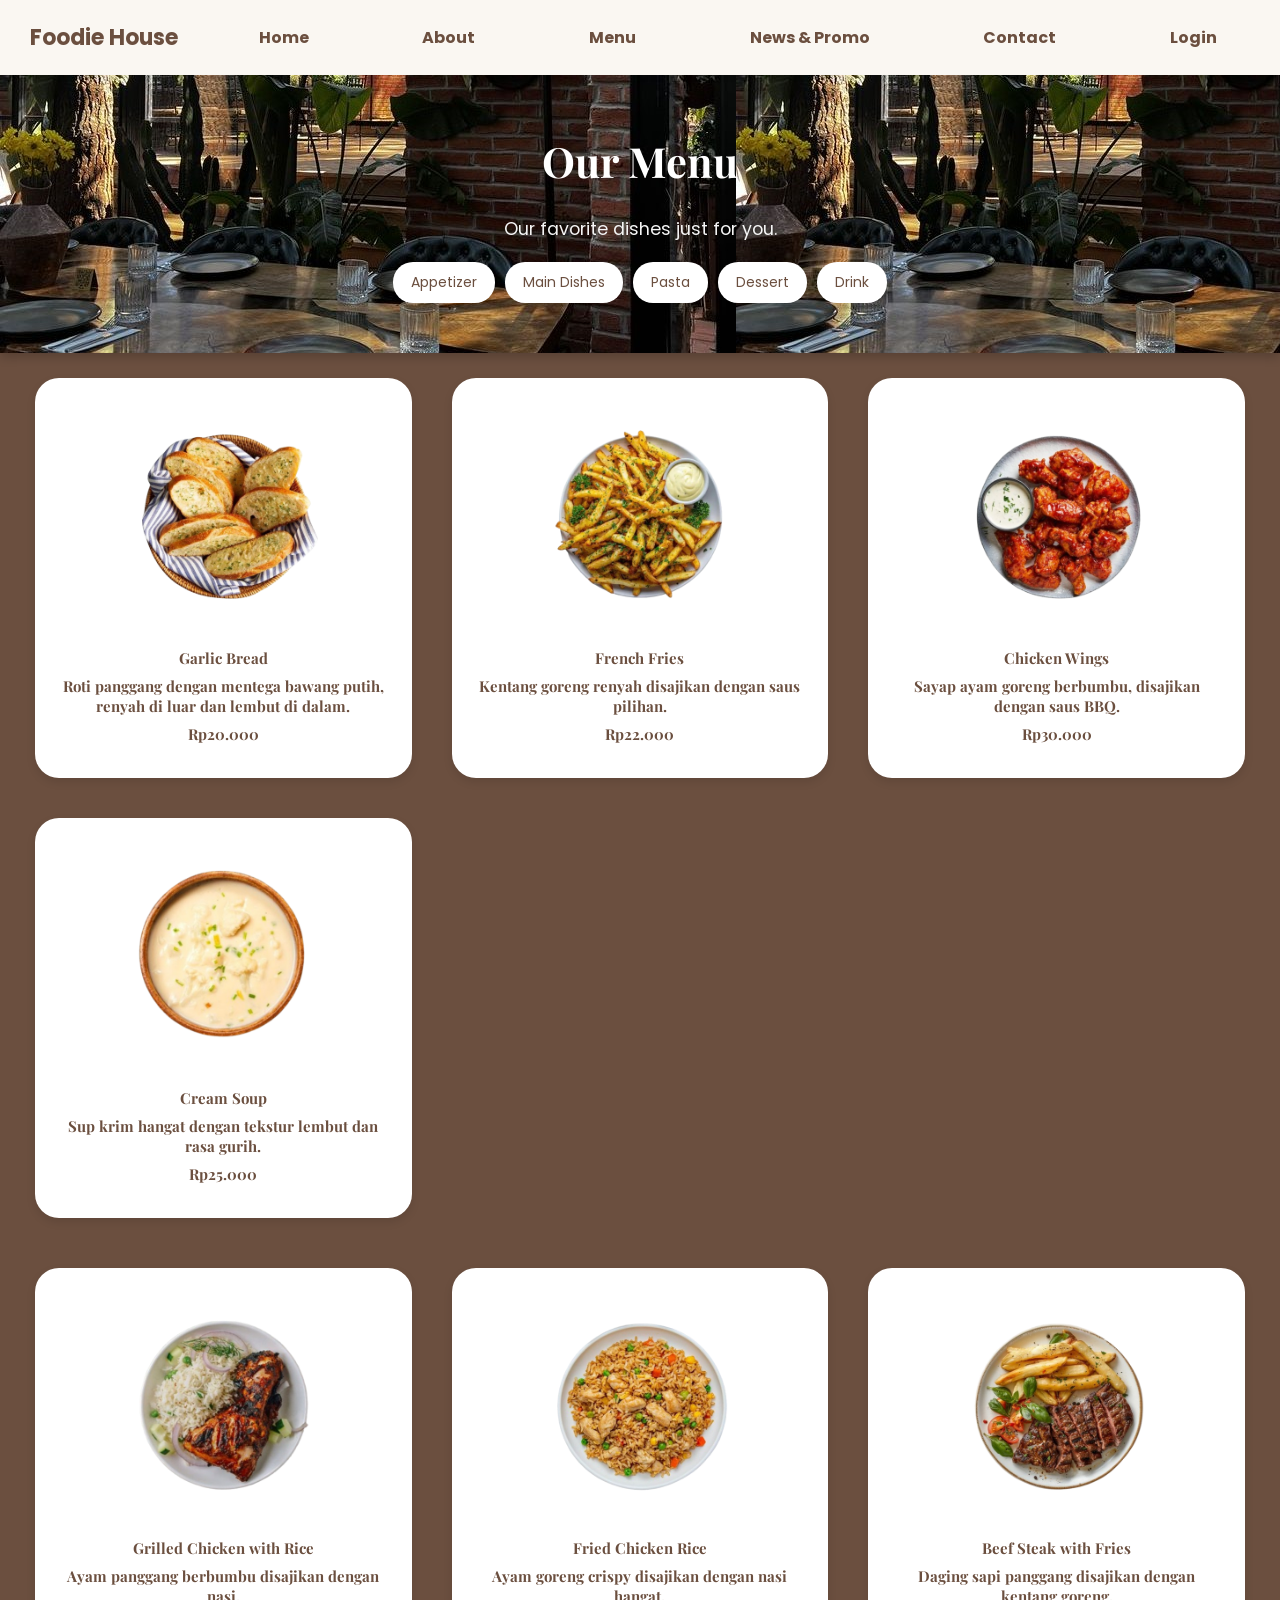
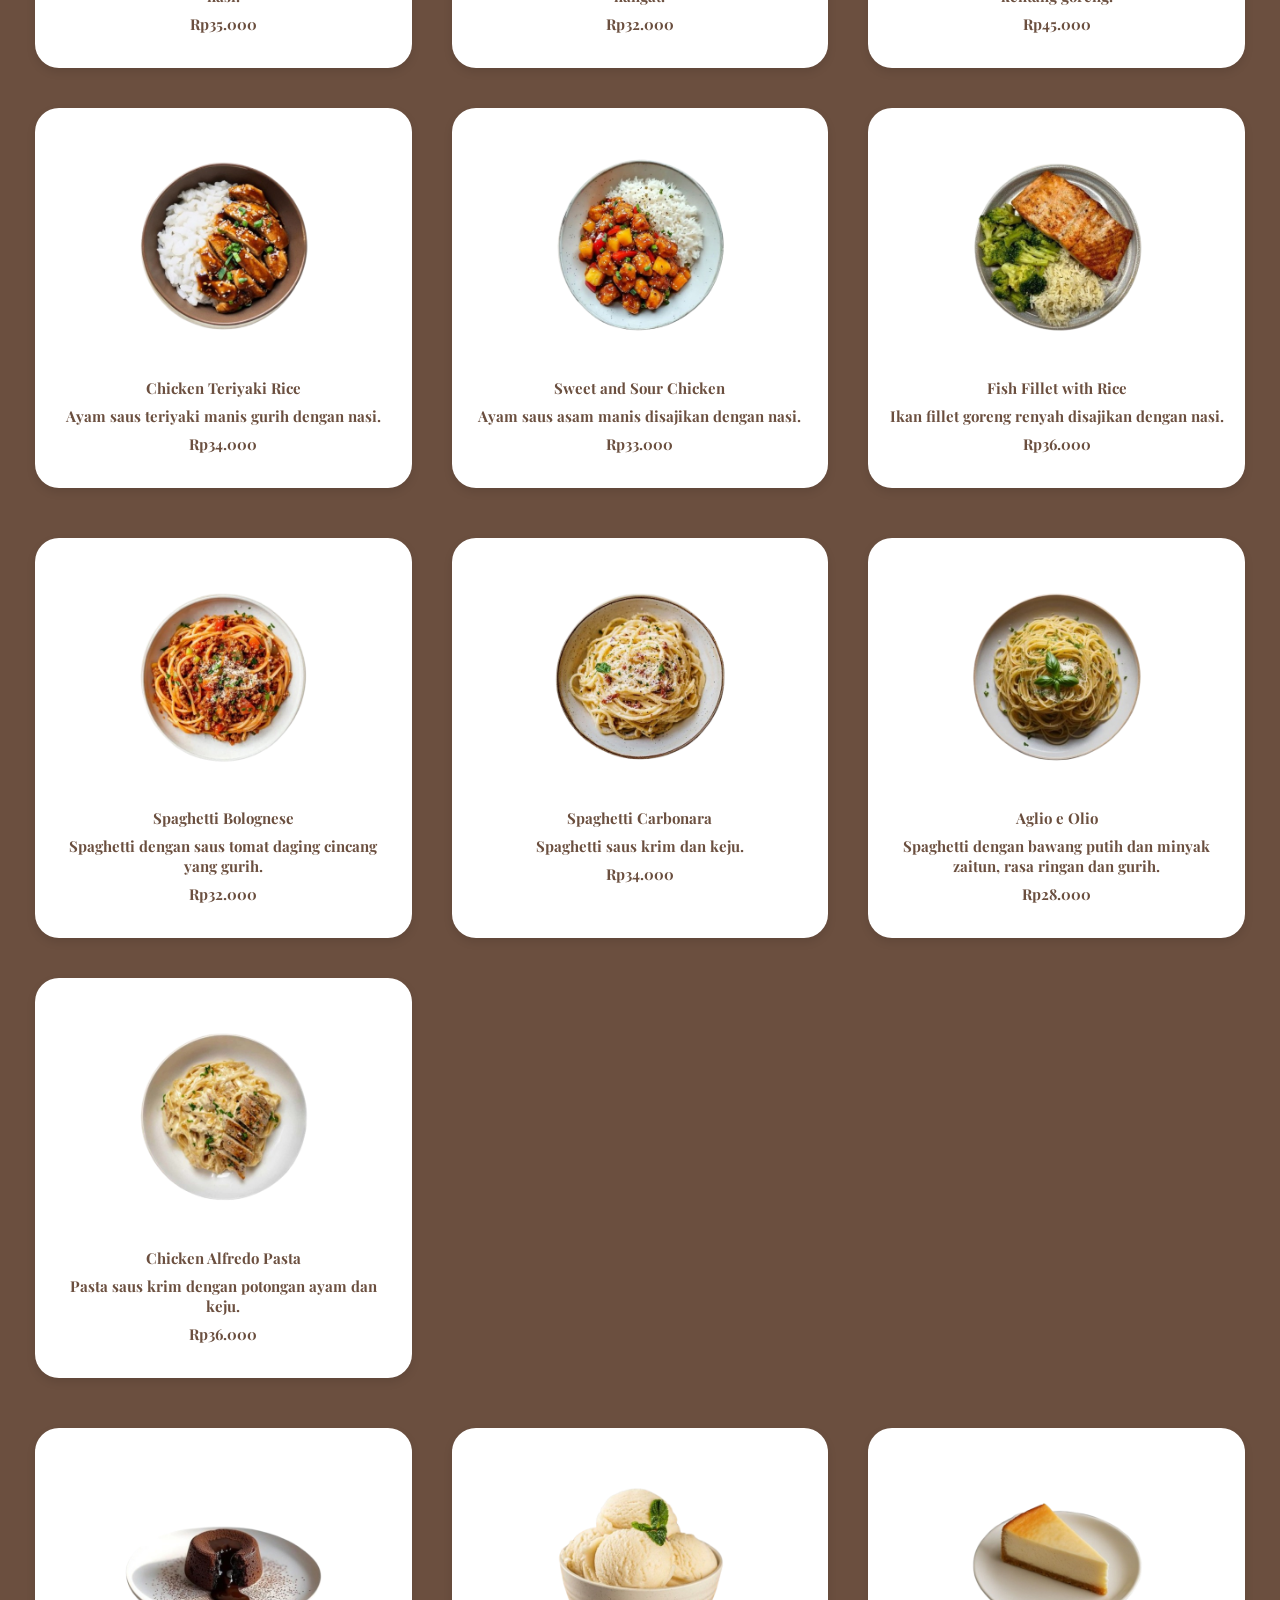
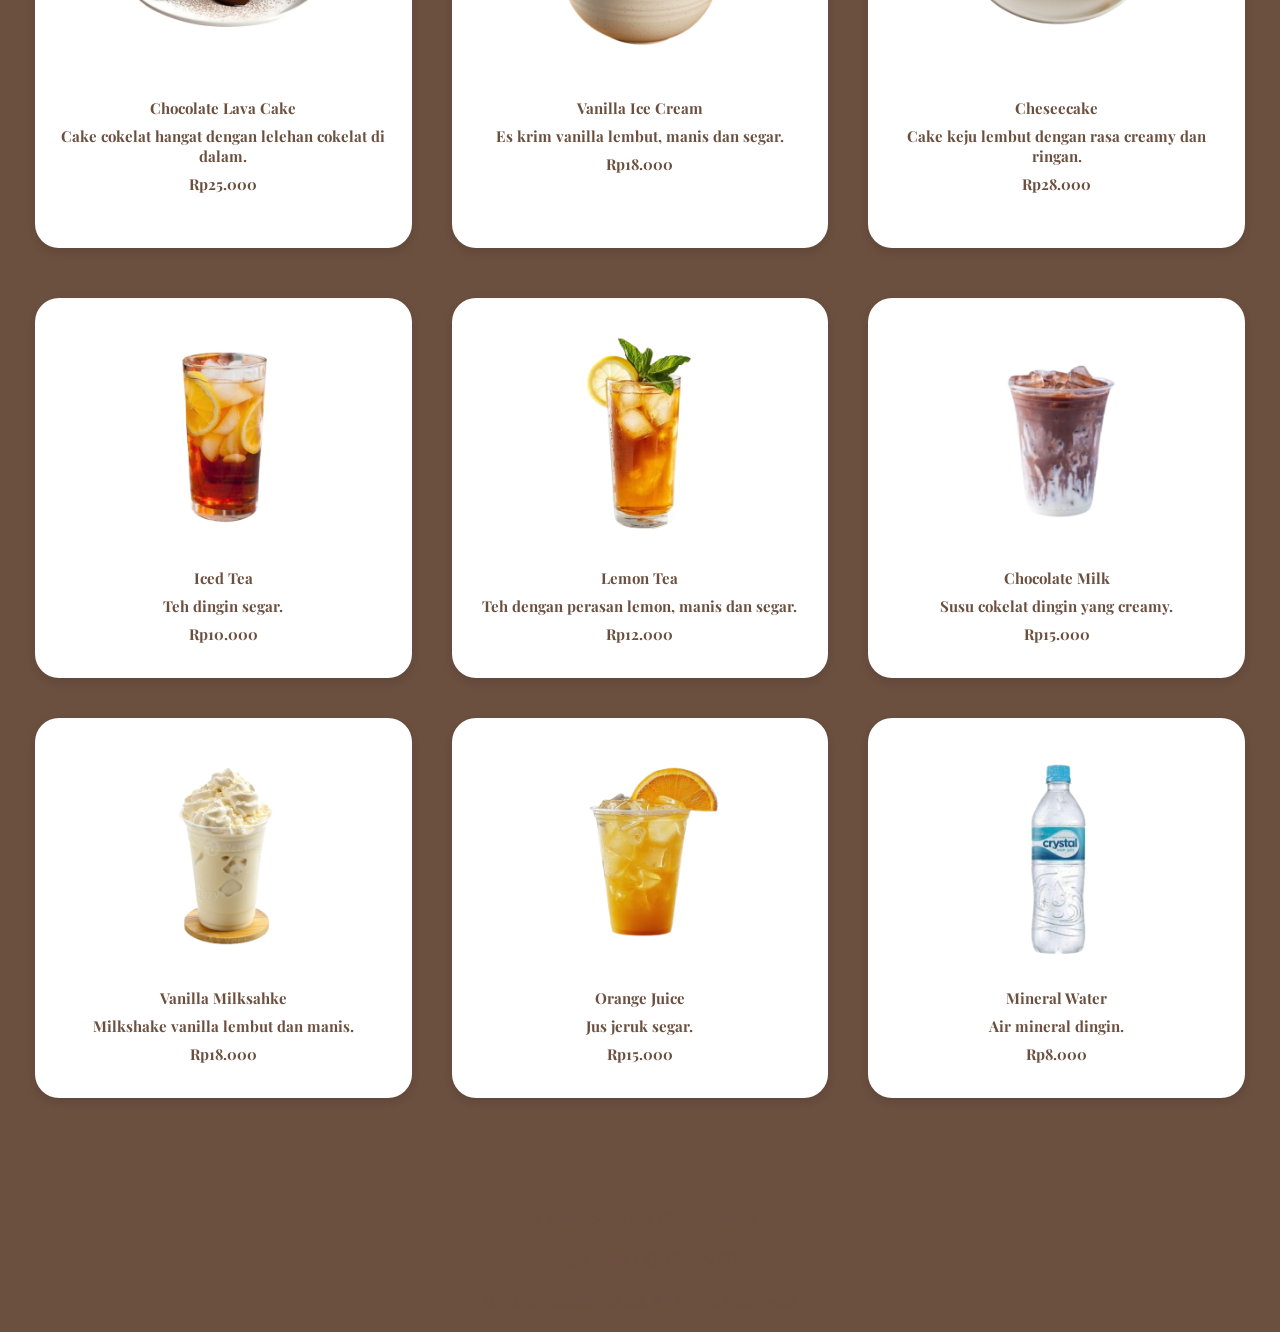
<file: latihan 14/2.menu.html>
<!DOCTYPE html>
<head>
    <title>Foodie House</title>
    <link rel="stylesheet" href="6.menu.css">
    <link
    href="https:fonts.googleapis.com/css2?family=Playfair+Display:wght@500;600;700&family=Poppins:wght@300;400;500&display=swap"
    rel="stylesheet">
</head>

<body>
    <nav>
        <div class="logo">Foodie House</div>
        <a href="1.homeabout.html">Home</a>
        <a href="1.homeabout.html">About</a>
        <a href="2.menu.html">Menu</a>
        <a href="3.news&promo.html">News & Promo</a>
        <a href="4.contact.html">Contact</a>
        <a href=".login.html">Login</a>
    </nav>

    <header>
        <h1>Our Menu</h1>
        <p>Our favorite dishes just for you.</p>

        <div class="menu-nav">
            <a href="#appetizer">Appetizer</a>
            <a href="#main-dishes">Main Dishes</a>
            <a href="#pasta">Pasta</a>
            <a href="#dessert">Dessert</a>
            <a href="#drink">Drink</a>
        </div>
    </header>


    <section id="appetizer">
    <class="menu-category">
    
    <div class="menu-grid">
    <div class="card">
    <img src="garlic bread.png" alt="">
    <h2>Garlic Bread</h2>
    <h2>Roti panggang dengan mentega bawang putih, renyah di luar dan lembut di dalam.</h2>
    <h2>Rp20.000</h2>
    </div>

    <div class="card">
    <img src="french fries.png" alt="">
    <h2>French Fries</h2>
    <h2>Kentang goreng renyah disajikan dengan saus pilihan.</h2>
    <h2>Rp22.000</h2>
    </div>

    <div class="card">
    <img src="chicken wings.png" alt="">
    <h2>Chicken Wings</h2>
    <h2>Sayap ayam goreng berbumbu, disajikan dengan saus BBQ. </h2>
    <h2>Rp30.000</h2>
    </div>

    <div class="card">
    <img src="cream soup.png" alt="">
    <h2>Cream Soup</h2>
    <h2>Sup krim hangat dengan tekstur lembut dan rasa gurih.</h2>
    <h2>Rp25.000</h2>
    </div>
    </div>
    </class>
    </section>
    

    <section id="main-dishes">
    <class="menu-category">

    <div class="menu-grid">
    <div class="card">
    <img src="grilled chicken with rice.png" alt="">
    <h2>Grilled Chicken with Rice</h2>
    <h2>Ayam panggang berbumbu disajikan dengan nasi.</h2>
    <h2>Rp35.000</h2>
    </div>
    
    <div class="card">
    <img src="fried chicken rice.png" alt="">
    <h2>Fried Chicken Rice</h2>
    <h2>Ayam goreng crispy disajikan dengan nasi hangat.</h2>
    <h2>Rp32.000</h2>
    </div>
    
    <div class="card">
    <img src="beef steak with fries.png" alt="">
    <h2>Beef Steak with Fries</h2>
    <h2>Daging sapi panggang disajikan dengan kentang goreng.</h2>
    <h2>Rp45.000</h2>
    </div>

    <div class="card">
    <img src="chicken teriyaki rice.png" alt="">
    <h2>Chicken Teriyaki Rice</h2>
    <h2>Ayam saus teriyaki manis gurih dengan nasi.</h2>
    <h2>Rp34.000</h2>
    </div>

    <div class="card">
    <img src="sweet and sour chicken.png" alt="">
    <h2>Sweet and Sour Chicken</h2>
    <h2>Ayam saus asam manis disajikan dengan nasi.</h2>
    <h2>Rp33.000</h2>
    </div>

    <div class="card">
    <img src="fish fillet with rice.png" alt="">
    <h2>Fish Fillet with Rice</h2>
    <h2>Ikan fillet goreng renyah disajikan dengan nasi.</h2>
    <h2>Rp36.000</h2>
    </div>
    </div>
    </class>
    </section>
    

    <section id="pasta">
    <class="menu-category">

    <div class="menu-grid">
    <div class="card">
    <img src="spaghetti bolognese.png" alt="">
    <h2>Spaghetti Bolognese</h2>
    <h2>Spaghetti dengan saus tomat daging cincang yang gurih.</h2>
    <h2>Rp32.000</h2>
    </div>
    
    <div class="card">
    <img src="spaghetti carbonara.png" alt="">
    <h2>Spaghetti Carbonara</h2>
    <h2>Spaghetti saus krim dan keju.</h2>
    <h2>Rp34.000</h2>
    </div>

    <div class="card">
    <img src="aglio e olio.png" alt="">
    <h2>Aglio e Olio</h2>
    <h2>Spaghetti dengan bawang putih dan minyak zaitun, rasa ringan dan gurih.</h2>
    <h2>Rp28.000</h2>
    </div>

    <div class="card">
    <img src="chicken alfredo pasta.png" alt="">
    <h2>Chicken Alfredo Pasta</h2>
    <h2>Pasta saus krim dengan potongan ayam dan keju.</h2>
    <h2>Rp36.000</h2>
    </div>
    </div>
    </class>
    </section>


    <section id="dessert">
    <class="menu-category">

    <div class="menu-grid">
    <div class="card">
    <img src="chocholate lava cake.png" alt="">
    <h2>Chocolate Lava Cake</h2>
    <h2>Cake cokelat hangat dengan lelehan cokelat di dalam.</h2>
    <h2>Rp25.000</h2>
    </div>

    <div class="card">
    <img src="vanilla ice cream.png" alt="">
    <h2>Vanilla Ice Cream</h2>
    <h2>Es krim vanilla lembut, manis dan segar.</h2>
    <h2>Rp18.000</h2>
    </div>

    <div class="card">
    <img src="cheesecake.png" alt="">
    <h2>Cheseecake</h2>
    <h2>Cake keju lembut dengan rasa creamy dan ringan.</h2>
    <h2>Rp28.000</h2>
    </div>
    </div>
    </class>
    </section>
    

    <section id="drink">
    <class="menu-category">

    <div class="menu-grid">
    <div class="card">
    <img src="iced tea.png" alt="">
    <h2>Iced Tea</h2>
    <h2>Teh dingin segar.</h2>
    <h2>Rp10.000</h2>
    </div>
                
    <div class="card">
    <img src="lemon tea.png" alt="">
    <h2>Lemon Tea</h2>
    <h2>Teh dengan perasan lemon, manis dan segar.</h2>
    <h2>Rp12.000</h2>
    </div>

    <div class="card">
    <img src="chocolate milk.png" alt="">
    <h2>Chocolate Milk</h2>
    <h2>Susu cokelat dingin yang creamy.</h2>
    <h2>Rp15.000</h2>
    </div>

    <div class="card">
    <img src="vanilla milkshake.png" alt="">
    <h2>Vanilla Milksahke</h2>
    <h2>Milkshake vanilla lembut dan manis.</h2>
    <h2>Rp18.000</h2>
    </div>

    <div class="card">
    <img src="orange juice.png" alt="">
    <h2>Orange Juice</h2>
    <h2>Jus jeruk segar.</h2>
    <h2>Rp15.000</h2>
    </div>

    <div class="card">
    <img src="mineral water.png" alt="">
    <h2>Mineral Water</h2>
    <h2>Air mineral dingin.</h2>
    <h2>Rp8.000</h2>
    </div>
    </div>
    </class>
    </section>


    <footer>
        <p>JL. Malioboro No. 123, Bandung</p>
        <p>Open Daily | 10.00 - 22.00</p>
        &copy; 2026 Foodie House. All rights reserved.
    </footer>

</body>
</html>
</file>
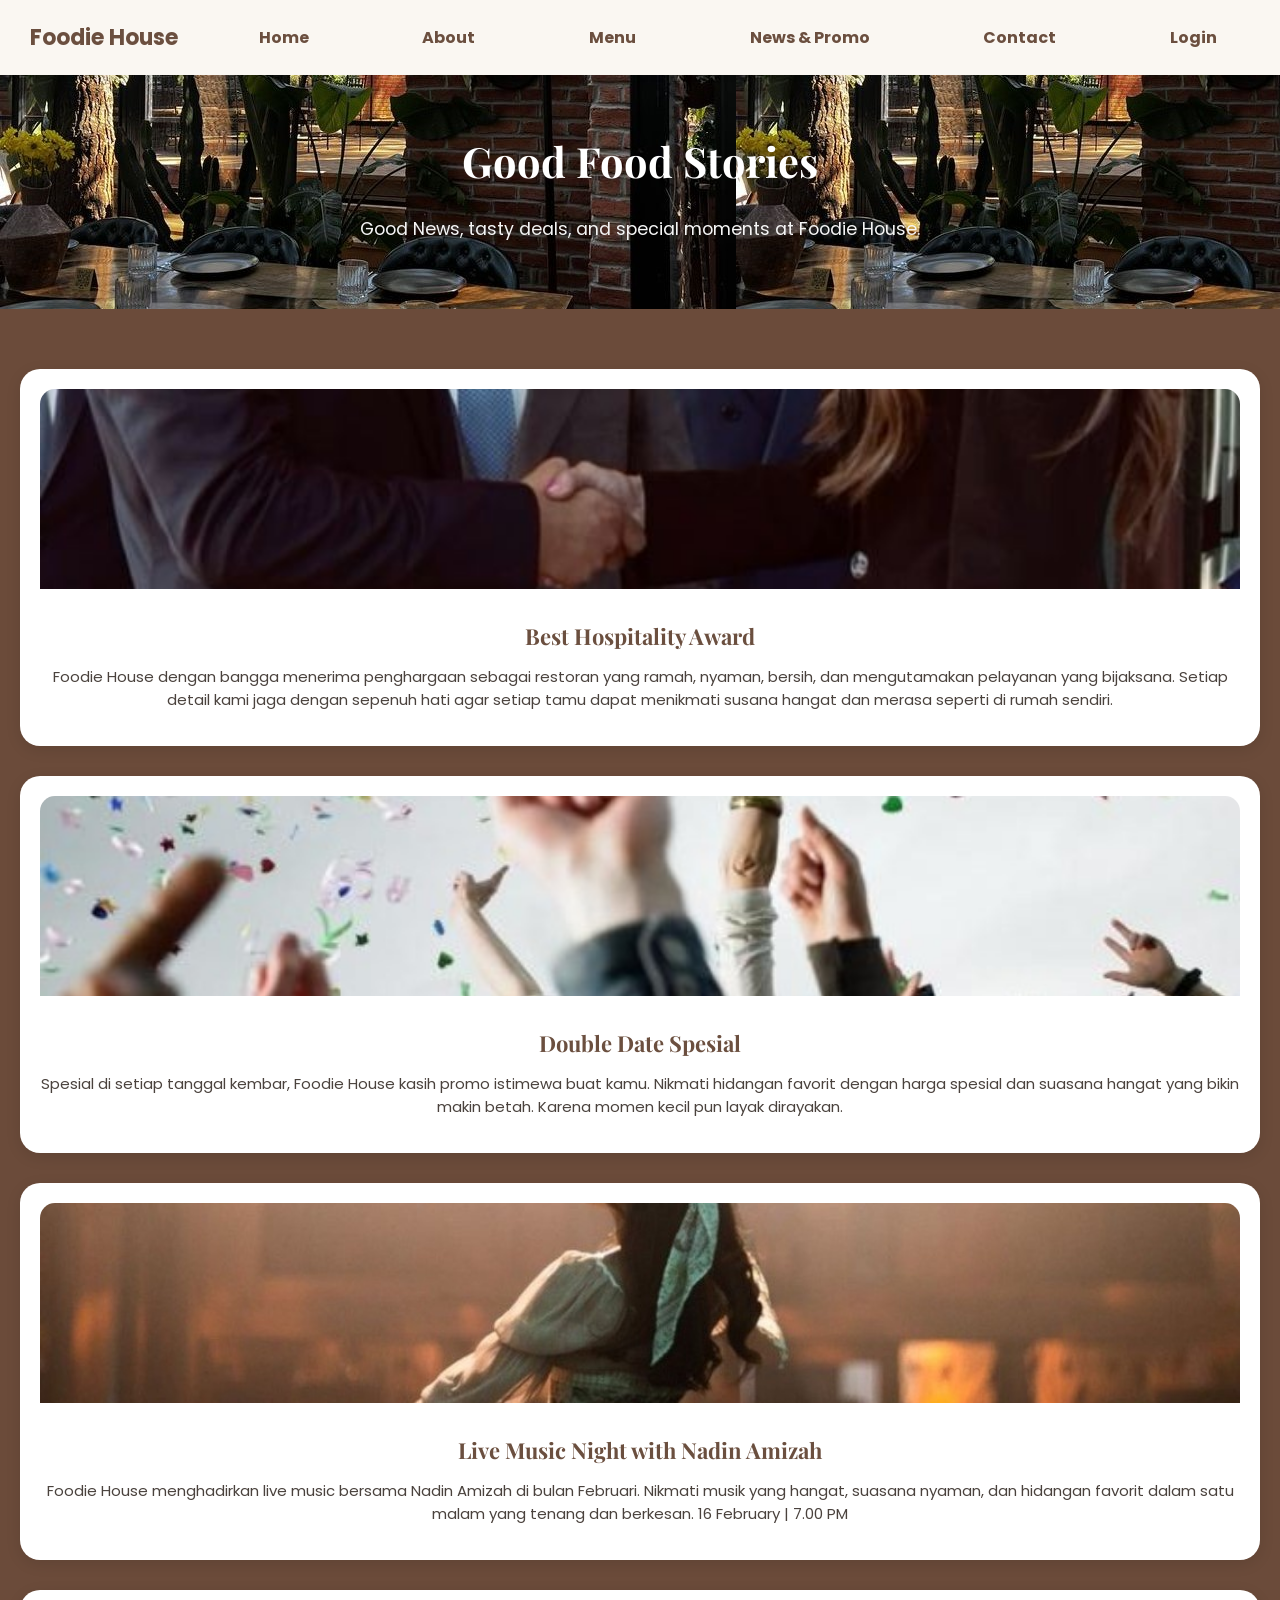
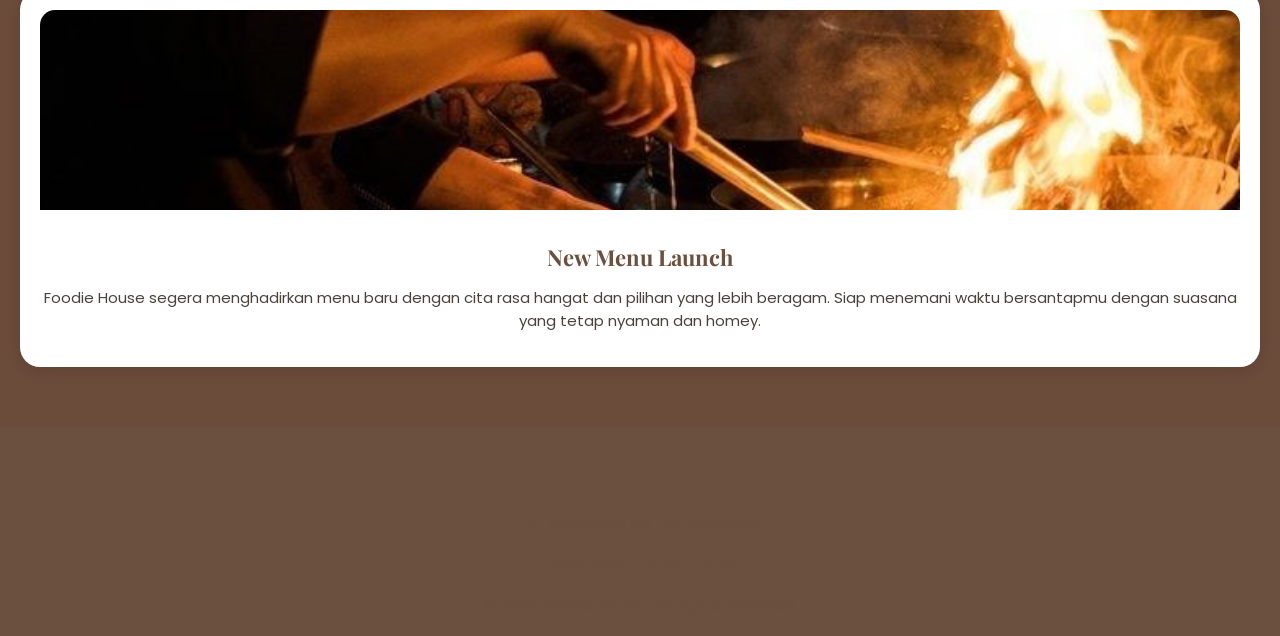
<file: latihan 14/3.news&promo.html>
<!DOCTYPE html>
<head>
    <title>Foodie House</title>
    <link rel="stylesheet" href="7.new&promo.css">
    <link
    href="https:fonts.googleapis.com/css2?family=Playfair+Display:wght@500;600;700&family=Poppins:wght@300;400;500&display=swap"
    rel="stylesheet">
</head>

<body>
    <nav>
        <div class="logo">Foodie House</div>
        <a href="1.homeabout.html">Home</a>
        <a href="1.homeabout.html">About</a>
        <a href="2.menu.html">Menu</a>
        <a href="3.news&promo.html">News & Promo</a>
        <a href="4.contact.html">Contact</a>
        <a href=".login.html">Login</a>
    </nav>

    <header>
        <h1>Good Food Stories</h1>
        <p>Good News, tasty deals, and special moments at Foodie House.</p>
    </header>
    
<section class="news-promo">
<div class="news-grid">

    <!-- Card 1 -->
    <div class="news-card">
    <img src="promo1.jpg" alt="">
    <h3>Best Hospitality Award</h3>
    <p>Foodie House dengan bangga menerima penghargaan sebagai restoran yang ramah, nyaman, bersih, dan mengutamakan pelayanan yang bijaksana.
       Setiap detail kami jaga dengan sepenuh hati agar setiap tamu dapat menikmati susana hangat dan merasa seperti di rumah sendiri.
    </p>
    </div>

    <!-- Card 2 -->
    <div class="news-card">
    <img src="promo2.jpg" alt="">
    <h3>Double Date Spesial</h3>
    <p>Spesial di setiap tanggal kembar, Foodie House kasih promo istimewa buat kamu. Nikmati hidangan favorit dengan harga spesial dan 
       suasana hangat yang bikin makin betah. Karena momen kecil pun layak dirayakan.
    </p>
    </div>

    <!-- Card 3 -->
    <div class="news-card">
    <img src="promo3.jpg" alt="">
    <h3>Live Music Night with Nadin Amizah</h3>
    <p>Foodie House menghadirkan live music bersama Nadin Amizah di bulan Februari. Nikmati musik yang hangat, suasana nyaman, dan hidangan favorit dalam satu malam yang tenang dan berkesan. 16 February | 7.00 PM</p>
    </div>

    <!-- Card 4 -->
    <div class="news-card">
    <img src="promo4.jpg" alt="">
    <h3>New Menu Launch</h3>
    <p>Foodie House segera menghadirkan menu baru dengan cita rasa hangat dan pilihan yang lebih beragam.
       Siap menemani waktu bersantapmu dengan suasana yang tetap nyaman dan homey.</p>
    </div>
    </div>
    </section>

    <footer>
        <p>JL. Malioboro No. 123, Bandung</p>
        <p>Open Daily | 10.00 - 22.00</p>
        &copy; 2026 Foodie House. All rights reserved.
    </footer>

</body>
</html>
</file>
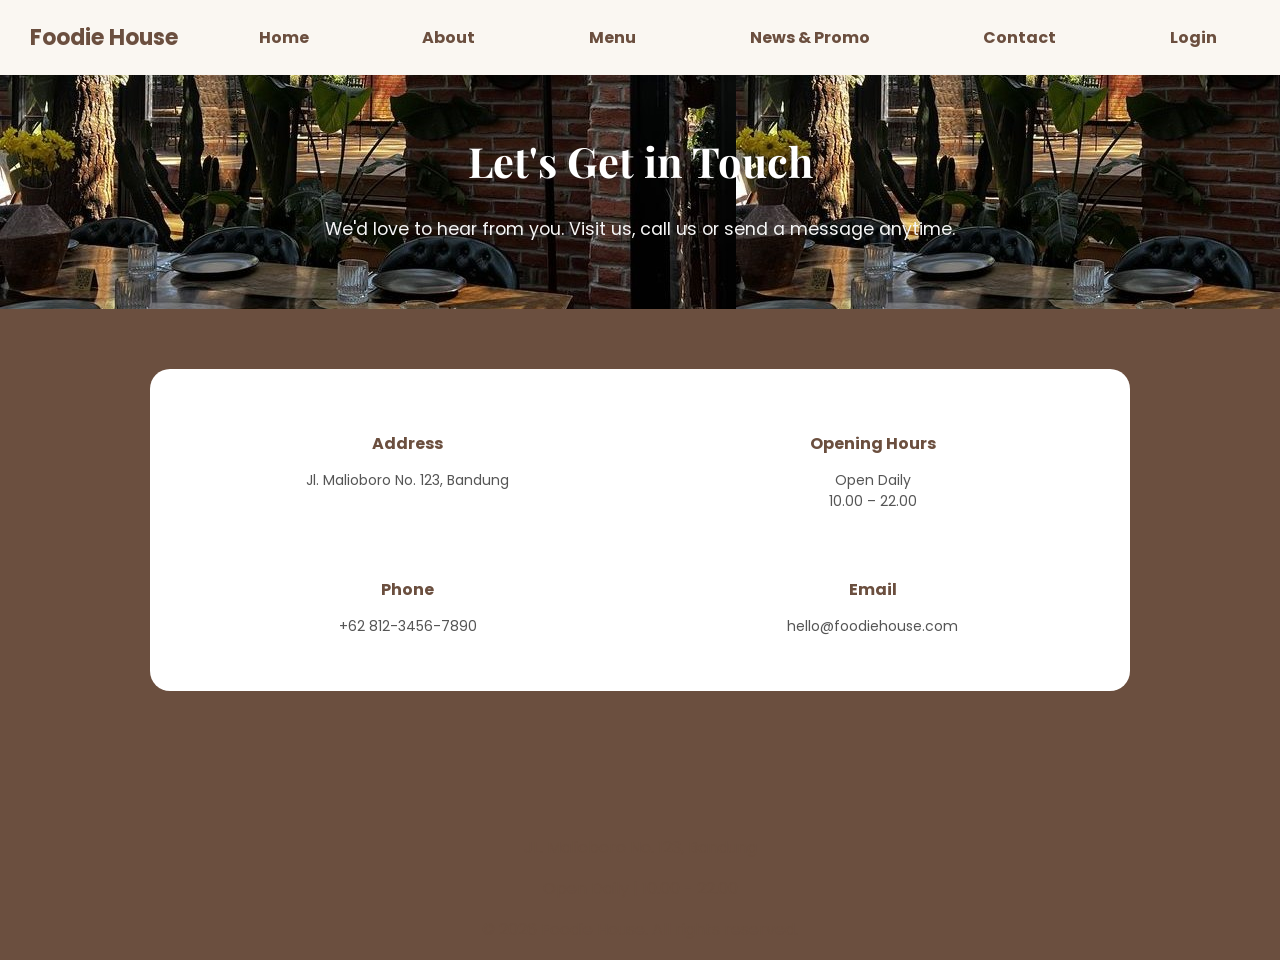
<file: latihan 14/4.contact.html>
<!DOCTYPE html>
<head>
    <title>Foodie House</title>
    <link rel="stylesheet" href="8.contact.css">
    <link
    href="https:fonts.googleapis.com/css2?family=Playfair+Display:wght@500;600;700&family=Poppins:wght@300;400;500&display=swap"
    rel="stylesheet">
</head>

<body>
    <nav>
        <div class="logo">Foodie House</div>
        <a href="1.homeabout.html">Home</a>
        <a href="1.homeabout.html">About</a>
        <a href="2.menu.html">Menu</a>
        <a href="3.news&promo.html">News & Promo</a>
        <a href="4.contact.html">Contact</a>
        <a href=".login.html">Login</a>
    </nav>

    <header>
        <h1>Let's Get in Touch</h1>
        <p>We'd love to hear from you. Visit us, call us or send a message anytime.</p>
    </header>
    
    <section class="contact">
    <div class="contact-box">
    <div class="contact-item">
    <h4>Address</h4>
    <p>Jl. Malioboro No. 123, Bandung</p>
    </div>

    <div class="contact-item">
    <h4>Opening Hours</h4>
    <p>Open Daily<br>10.00 – 22.00</p>
    </div>

    <div class="contact-item">
    <h4>Phone</h4>
    <p>+62 812-3456-7890</p>
    </div>

    <div class="contact-item">
    <h4>Email</h4>
    <p>hello@foodiehouse.com</p>
    </div>
    </div>
    </section>

    <footer>
        <p>JL. Malioboro No. 123, Bandung</p>
        <p>Open Daily | 10.00 - 22.00</p>
        &copy; 2026 Foodie House. All rights reserved.
    </footer>

</body>
</html>
</file>
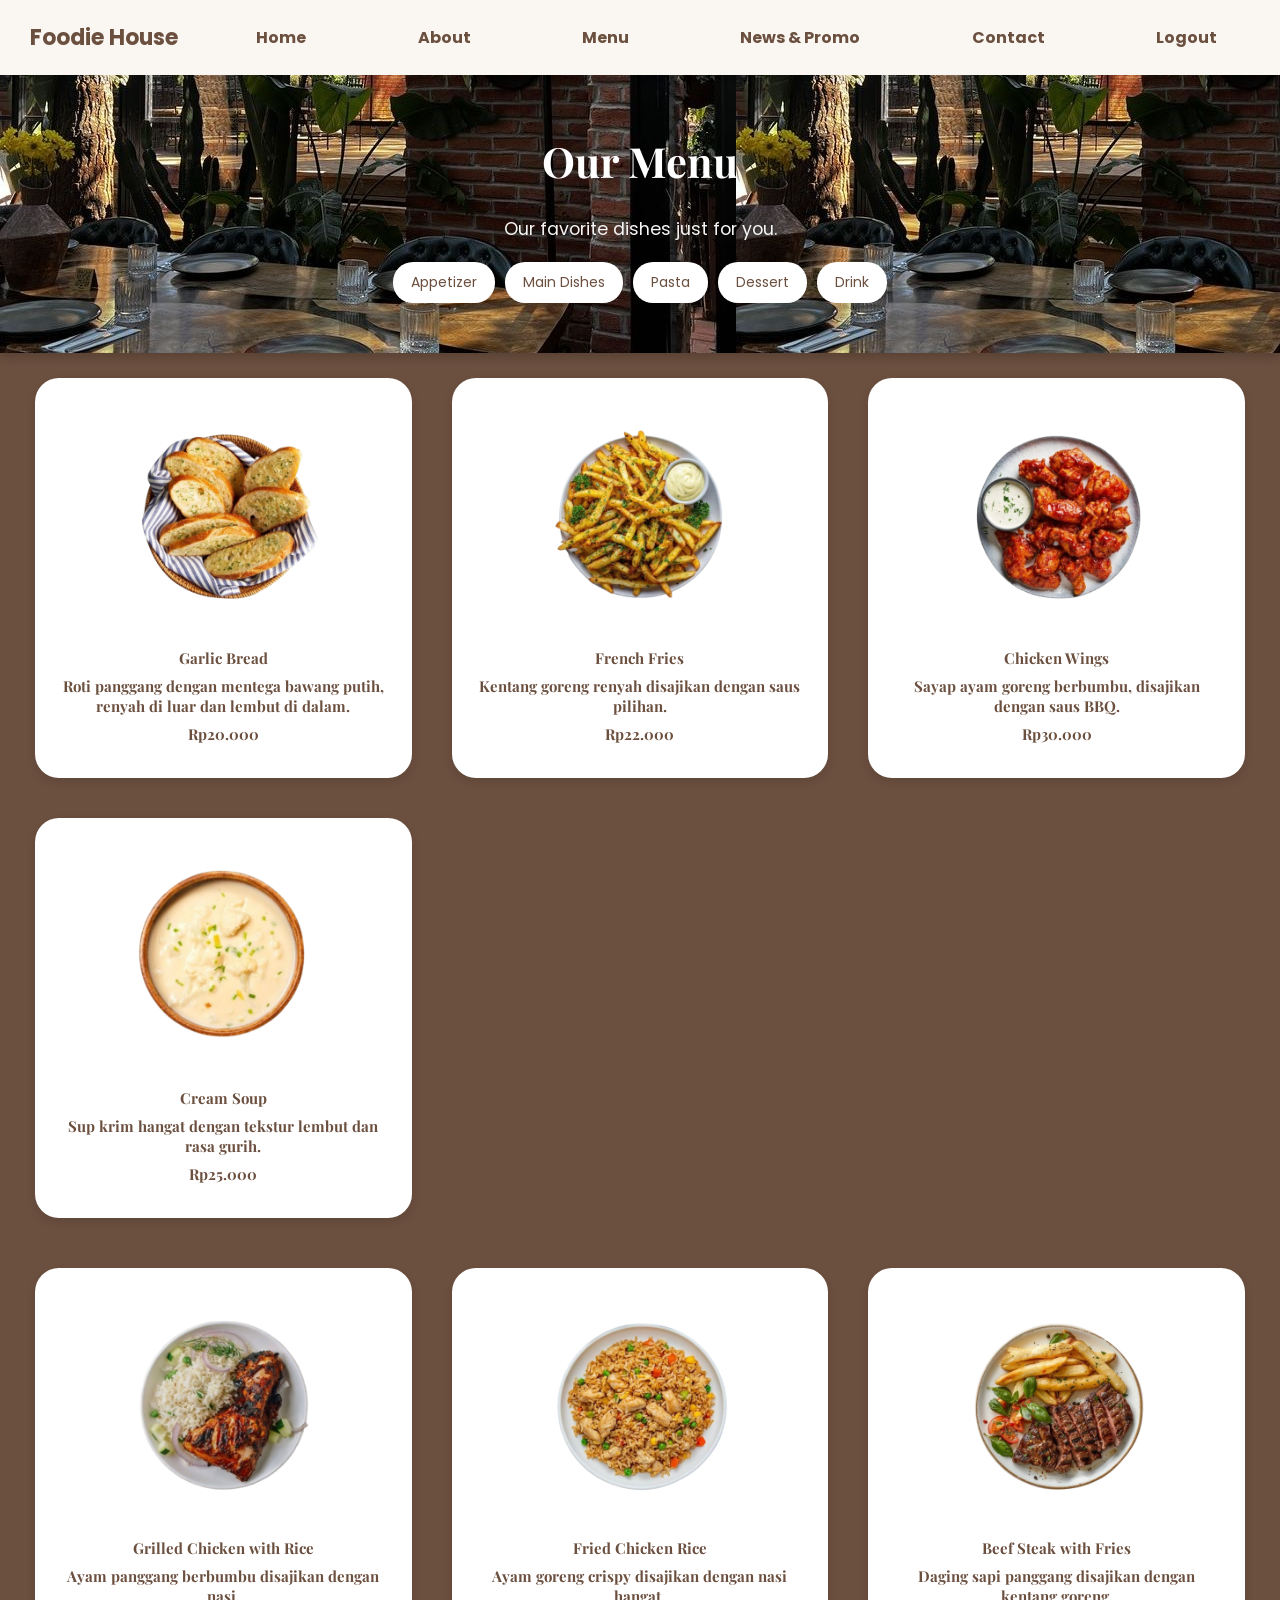
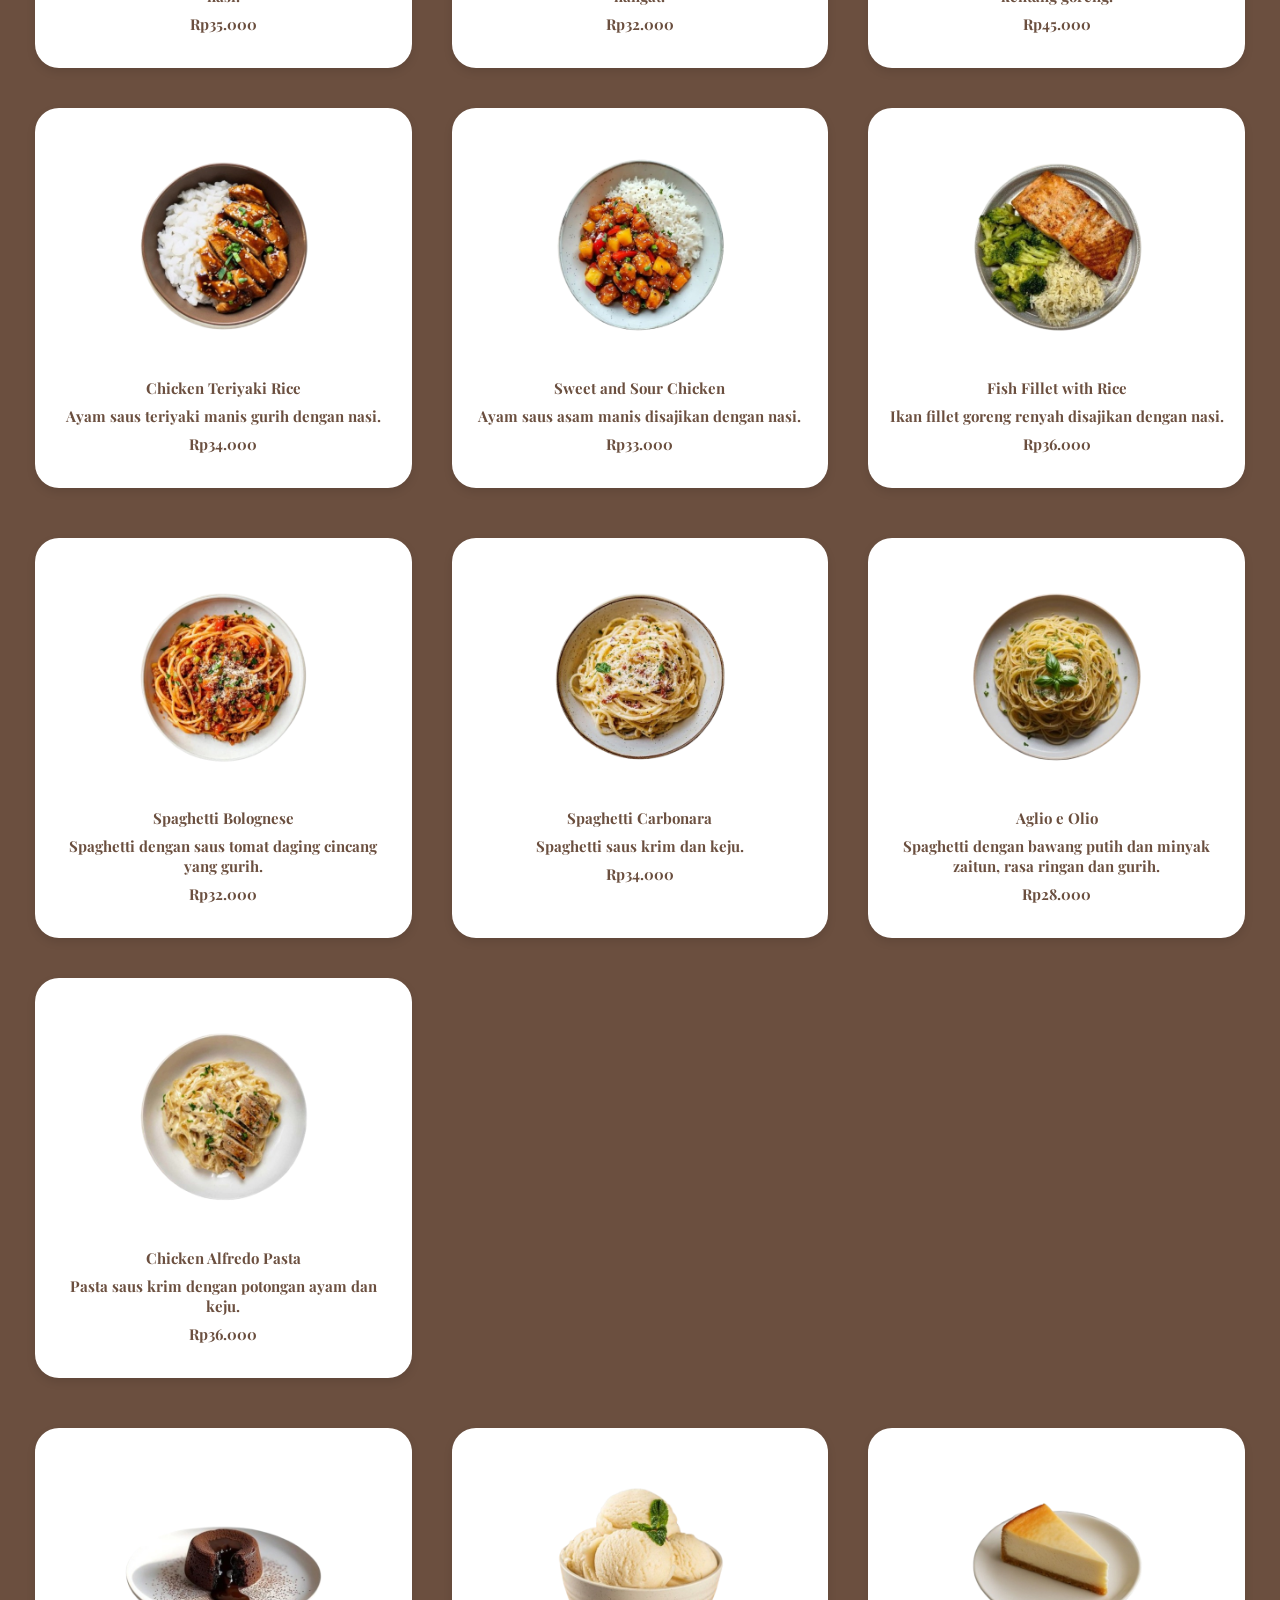
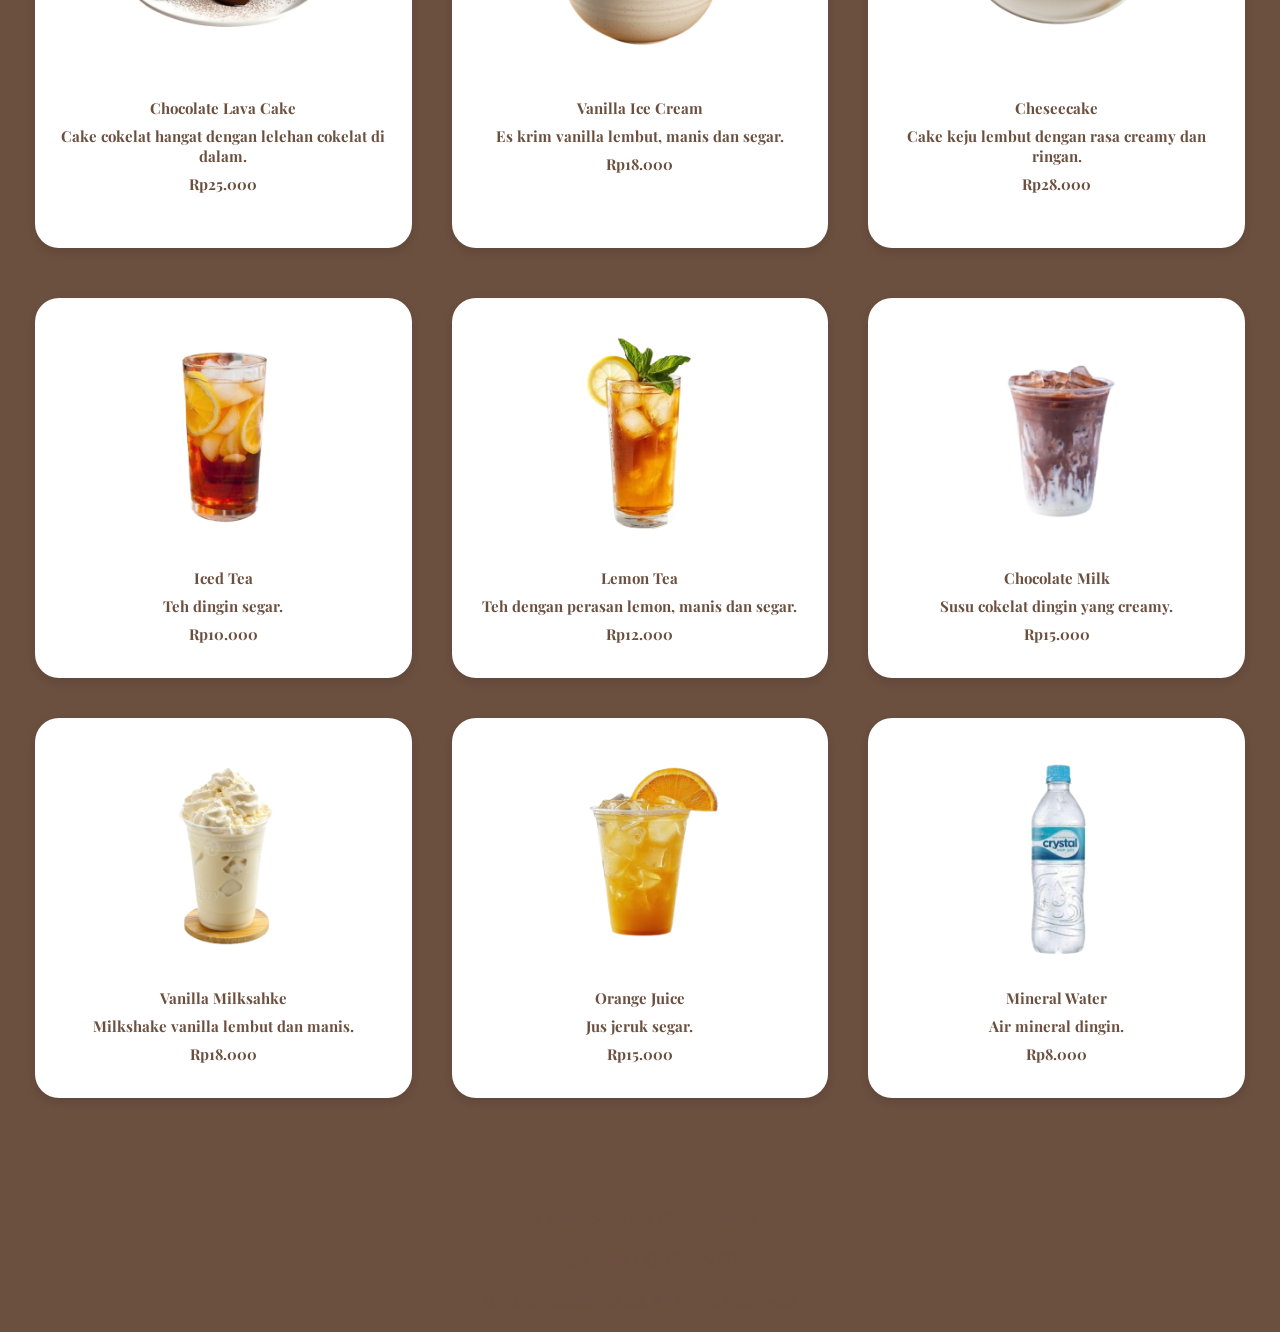
<file: latihan 14/sudah login/2.menu.html>
<!DOCTYPE html>
<head>
    <title>Foodie House</title>
    <link rel="stylesheet" href="6.menu.css">
    <link
    href="https:fonts.googleapis.com/css2?family=Playfair+Display:wght@500;600;700&family=Poppins:wght@300;400;500&display=swap"
    rel="stylesheet">
</head>

<body>
    <nav>
        <div class="logo">Foodie House</div>
        <a href="1.homeabout.html">Home</a>
        <a href="1.homeabout.html">About</a>
        <a href="2.menu.html">Menu</a>
        <a href="3.news&promo.html">News & Promo</a>
        <a href="4.contact.html">Contact</a>
        <a href=".login.html">Logout</a>
    </nav>

    <header>
        <h1>Our Menu</h1>
        <p>Our favorite dishes just for you.</p>

        <div class="menu-nav">
            <a href="#appetizer">Appetizer</a>
            <a href="#main-dishes">Main Dishes</a>
            <a href="#pasta">Pasta</a>
            <a href="#dessert">Dessert</a>
            <a href="#drink">Drink</a>
        </div>
    </header>


    <section id="appetizer">
    <class="menu-category">
    
    <div class="menu-grid">
    <div class="card">
    <img src="garlic bread.png" alt="">
    <h2>Garlic Bread</h2>
    <h2>Roti panggang dengan mentega bawang putih, renyah di luar dan lembut di dalam.</h2>
    <h2>Rp20.000</h2>
    </div>

    <div class="card">
    <img src="french fries.png" alt="">
    <h2>French Fries</h2>
    <h2>Kentang goreng renyah disajikan dengan saus pilihan.</h2>
    <h2>Rp22.000</h2>
    </div>

    <div class="card">
    <img src="chicken wings.png" alt="">
    <h2>Chicken Wings</h2>
    <h2>Sayap ayam goreng berbumbu, disajikan dengan saus BBQ. </h2>
    <h2>Rp30.000</h2>
    </div>

    <div class="card">
    <img src="cream soup.png" alt="">
    <h2>Cream Soup</h2>
    <h2>Sup krim hangat dengan tekstur lembut dan rasa gurih.</h2>
    <h2>Rp25.000</h2>
    </div>
    </div>
    </class>
    </section>
    

    <section id="main-dishes">
    <class="menu-category">

    <div class="menu-grid">
    <div class="card">
    <img src="grilled chicken with rice.png" alt="">
    <h2>Grilled Chicken with Rice</h2>
    <h2>Ayam panggang berbumbu disajikan dengan nasi.</h2>
    <h2>Rp35.000</h2>
    </div>
    
    <div class="card">
    <img src="fried chicken rice.png" alt="">
    <h2>Fried Chicken Rice</h2>
    <h2>Ayam goreng crispy disajikan dengan nasi hangat.</h2>
    <h2>Rp32.000</h2>
    </div>
    
    <div class="card">
    <img src="beef steak with fries.png" alt="">
    <h2>Beef Steak with Fries</h2>
    <h2>Daging sapi panggang disajikan dengan kentang goreng.</h2>
    <h2>Rp45.000</h2>
    </div>

    <div class="card">
    <img src="chicken teriyaki rice.png" alt="">
    <h2>Chicken Teriyaki Rice</h2>
    <h2>Ayam saus teriyaki manis gurih dengan nasi.</h2>
    <h2>Rp34.000</h2>
    </div>

    <div class="card">
    <img src="sweet and sour chicken.png" alt="">
    <h2>Sweet and Sour Chicken</h2>
    <h2>Ayam saus asam manis disajikan dengan nasi.</h2>
    <h2>Rp33.000</h2>
    </div>

    <div class="card">
    <img src="fish fillet with rice.png" alt="">
    <h2>Fish Fillet with Rice</h2>
    <h2>Ikan fillet goreng renyah disajikan dengan nasi.</h2>
    <h2>Rp36.000</h2>
    </div>
    </div>
    </class>
    </section>
    

    <section id="pasta">
    <class="menu-category">

    <div class="menu-grid">
    <div class="card">
    <img src="spaghetti bolognese.png" alt="">
    <h2>Spaghetti Bolognese</h2>
    <h2>Spaghetti dengan saus tomat daging cincang yang gurih.</h2>
    <h2>Rp32.000</h2>
    </div>
    
    <div class="card">
    <img src="spaghetti carbonara.png" alt="">
    <h2>Spaghetti Carbonara</h2>
    <h2>Spaghetti saus krim dan keju.</h2>
    <h2>Rp34.000</h2>
    </div>

    <div class="card">
    <img src="aglio e olio.png" alt="">
    <h2>Aglio e Olio</h2>
    <h2>Spaghetti dengan bawang putih dan minyak zaitun, rasa ringan dan gurih.</h2>
    <h2>Rp28.000</h2>
    </div>

    <div class="card">
    <img src="chicken alfredo pasta.png" alt="">
    <h2>Chicken Alfredo Pasta</h2>
    <h2>Pasta saus krim dengan potongan ayam dan keju.</h2>
    <h2>Rp36.000</h2>
    </div>
    </div>
    </class>
    </section>


    <section id="dessert">
    <class="menu-category">

    <div class="menu-grid">
    <div class="card">
    <img src="chocholate lava cake.png" alt="">
    <h2>Chocolate Lava Cake</h2>
    <h2>Cake cokelat hangat dengan lelehan cokelat di dalam.</h2>
    <h2>Rp25.000</h2>
    </div>

    <div class="card">
    <img src="vanilla ice cream.png" alt="">
    <h2>Vanilla Ice Cream</h2>
    <h2>Es krim vanilla lembut, manis dan segar.</h2>
    <h2>Rp18.000</h2>
    </div>

    <div class="card">
    <img src="cheesecake.png" alt="">
    <h2>Cheseecake</h2>
    <h2>Cake keju lembut dengan rasa creamy dan ringan.</h2>
    <h2>Rp28.000</h2>
    </div>
    </div>
    </class>
    </section>
    

    <section id="drink">
    <class="menu-category">

    <div class="menu-grid">
    <div class="card">
    <img src="iced tea.png" alt="">
    <h2>Iced Tea</h2>
    <h2>Teh dingin segar.</h2>
    <h2>Rp10.000</h2>
    </div>
                
    <div class="card">
    <img src="lemon tea.png" alt="">
    <h2>Lemon Tea</h2>
    <h2>Teh dengan perasan lemon, manis dan segar.</h2>
    <h2>Rp12.000</h2>
    </div>

    <div class="card">
    <img src="chocolate milk.png" alt="">
    <h2>Chocolate Milk</h2>
    <h2>Susu cokelat dingin yang creamy.</h2>
    <h2>Rp15.000</h2>
    </div>

    <div class="card">
    <img src="vanilla milkshake.png" alt="">
    <h2>Vanilla Milksahke</h2>
    <h2>Milkshake vanilla lembut dan manis.</h2>
    <h2>Rp18.000</h2>
    </div>

    <div class="card">
    <img src="orange juice.png" alt="">
    <h2>Orange Juice</h2>
    <h2>Jus jeruk segar.</h2>
    <h2>Rp15.000</h2>
    </div>

    <div class="card">
    <img src="mineral water.png" alt="">
    <h2>Mineral Water</h2>
    <h2>Air mineral dingin.</h2>
    <h2>Rp8.000</h2>
    </div>
    </div>
    </class>
    </section>


    <footer>
        <p>JL. Malioboro No. 123, Bandung</p>
        <p>Open Daily | 10.00 - 22.00</p>
        &copy; 2026 Foodie House. All rights reserved.
    </footer>

</body>
</html>
</file>
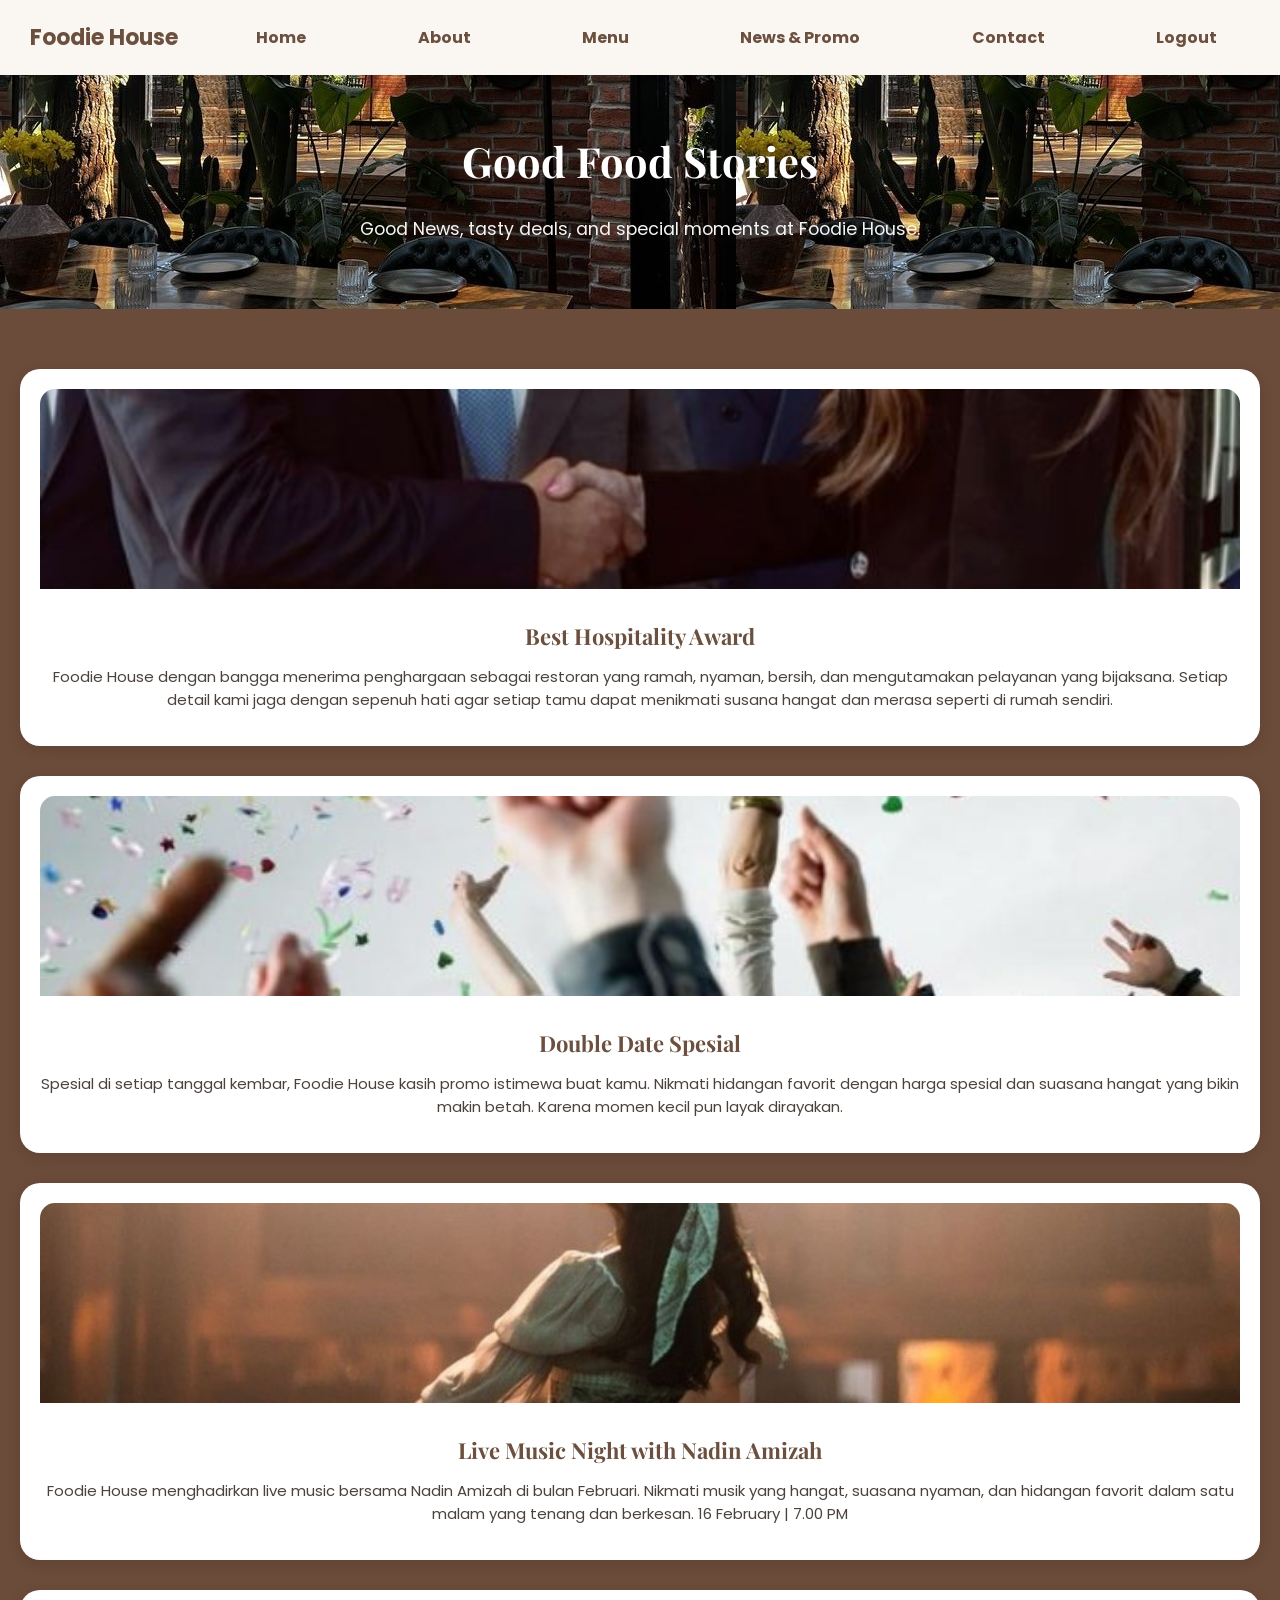
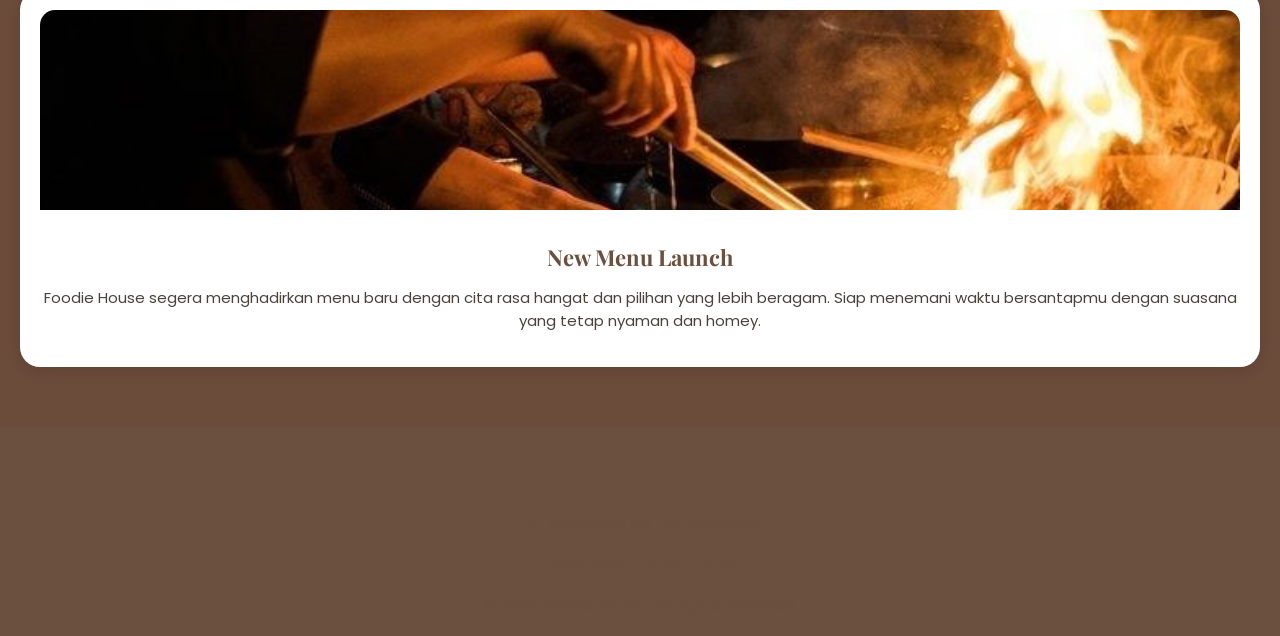
<file: latihan 14/sudah login/3.news&promo.html>
<!DOCTYPE html>
<head>
    <title>Foodie House</title>
    <link rel="stylesheet" href="7.new&promo.css">
    <link
    href="https:fonts.googleapis.com/css2?family=Playfair+Display:wght@500;600;700&family=Poppins:wght@300;400;500&display=swap"
    rel="stylesheet">
</head>

<body>
    <nav>
        <div class="logo">Foodie House</div>
        <a href="1.homeabout.html">Home</a>
        <a href="1.homeabout.html">About</a>
        <a href="2.menu.html">Menu</a>
        <a href="3.news&promo.html">News & Promo</a>
        <a href="4.contact.html">Contact</a>
        <a href="../.login.html">Logout</a>
    </nav>

    <header>
        <h1>Good Food Stories</h1>
        <p>Good News, tasty deals, and special moments at Foodie House.</p>
    </header>
    
<section class="news-promo">
<div class="news-grid">

    <!-- Card 1 -->
    <div class="news-card">
    <img src="promo1.jpg" alt="">
    <h3>Best Hospitality Award</h3>
    <p>Foodie House dengan bangga menerima penghargaan sebagai restoran yang ramah, nyaman, bersih, dan mengutamakan pelayanan yang bijaksana.
       Setiap detail kami jaga dengan sepenuh hati agar setiap tamu dapat menikmati susana hangat dan merasa seperti di rumah sendiri.
    </p>
    </div>

    <!-- Card 2 -->
    <div class="news-card">
    <img src="promo2.jpg" alt="">
    <h3>Double Date Spesial</h3>
    <p>Spesial di setiap tanggal kembar, Foodie House kasih promo istimewa buat kamu. Nikmati hidangan favorit dengan harga spesial dan 
       suasana hangat yang bikin makin betah. Karena momen kecil pun layak dirayakan.
    </p>
    </div>

    <!-- Card 3 -->
    <div class="news-card">
    <img src="promo3.jpg" alt="">
    <h3>Live Music Night with Nadin Amizah</h3>
    <p>Foodie House menghadirkan live music bersama Nadin Amizah di bulan Februari. Nikmati musik yang hangat, suasana nyaman, dan hidangan favorit dalam satu malam yang tenang dan berkesan. 16 February | 7.00 PM</p>
    </div>

    <!-- Card 4 -->
    <div class="news-card">
    <img src="promo4.jpg" alt="">
    <h3>New Menu Launch</h3>
    <p>Foodie House segera menghadirkan menu baru dengan cita rasa hangat dan pilihan yang lebih beragam.
       Siap menemani waktu bersantapmu dengan suasana yang tetap nyaman dan homey.</p>
    </div>
    </div>
    </section>

    <footer>
        <p>JL. Malioboro No. 123, Bandung</p>
        <p>Open Daily | 10.00 - 22.00</p>
        &copy; 2026 Foodie House. All rights reserved.
    </footer>

</body>
</html>
</file>
<file: 5.homeabout.css>
body {
    margin: 0;
    font-family: 'Poppins', sans-serif;
    background: #6B4F3F;
    color: #2E2E2E;
}

h1, h2, h3 {
    font-family: 'Playfair Display', serif;
    color: #FFFFFF;
}



/* Header */
header {
    background-image: url("header.jpg");
    color: #FFFFFF;
    text-align: center;
    padding: 60px 20px;
    box-shadow: 0 4px 10px rgba(0,0,0,0.2);
}

header h1 {
    font-size: 2.6em;
    margin-top: 8px;
    text-align: center;
}

header p {
    color: #F5F5F5;
    font-size: 1.1em;
    margin-top: 8px;
}

html {
    scroll-behavior: smooth;
}

#about {
    scroll-margin-top: 50px;
}



/* Navbar Sticky */
nav {
    background: #FAF7F2;
    padding: 14px;
    text-align: center;
    position: sticky;
    top: 0;
    z-index: 1000;
    box-shadow: 0 3px 6px rgba(0, 0, 0, 0.05);
}

nav a {
    color: #6B4F3F;
    text-decoration: none;
    margin: 0 18px;
    font-weight: bold;
    padding: 10px 15px;
    border-radius: 6px;
    transition: 0.3s;
}

nav a:hover {
    background: #8FA99B;
    color: #2E2E2E;
}

nav {
    background: #FAF7F2;
    padding: 15px 30px;
    position: sticky;
    top: 0;
    z-index: 10;
    display: flex;
    justify-content: space-between;
    align-items: center;
    }
    
nav .logo {
    color: #6B4F3F;
    font-size: 22px;
    font-weight: 700;
    }
        
nav ul {
    list-style: none;
    display: flex;
    gap: 25px;
    margin: 0;
    }

nav ul li a {
    color: #6B4F3F;
    text-decoration: none;
    font-weight: 500;
    transition: 0.3s;
    }

nav ul li a:hover {
    color: #dfe6e9;
    }


/* Section */
.section {
    max-width: 900px;
    margin: 35px auto;
    padding: 25px;
    background: #FAF7F2;
    border-radius: 12px;
    box-shadow: 0 5px 12px rgba(0,0,0,0.15);
}

h2 {
    color: #6B4F3F;
    border-left: 6px solid #6B4F3F;
    padding-left: 12px;
    margin-bottom: 15px;
}

p {
    color: #8FA99B;
}

html {
    scroll-behavior: smooth;
}


/* Footer */
footer {
    background: linear-gradient(90deg, #FAF7F2);
    color: #6B4F3F;
    text-align: center;
    padding: 18px;
    margin-top: 50px;
}
</file>
<file: latihan 14/5.homeabout.css>
body {
    margin: 0;
    font-family: 'Poppins', sans-serif;
    background: #6B4F3F;
    color: #2E2E2E;
}

h1, h2, h3 {
    font-family: 'Playfair Display', serif;
    color: #FFFFFF;
}



/* Header */
header {
    background-image: url("header.jpg");
    color: #FFFFFF;
    text-align: center;
    padding: 60px 20px;
    box-shadow: 0 4px 10px rgba(0,0,0,0.2);
}

header h1 {
    font-size: 2.6em;
    margin-top: 8px;
    text-align: center;
}

header p {
    color: #F5F5F5;
    font-size: 1.1em;
    margin-top: 8px;
}

html {
    scroll-behavior: smooth;
}

#about {
    scroll-margin-top: 50px;
}



/* Navbar Sticky */
nav {
    background: #FAF7F2;
    padding: 14px;
    text-align: center;
    position: sticky;
    top: 0;
    z-index: 1000;
    box-shadow: 0 3px 6px rgba(0, 0, 0, 0.05);
}

nav a {
    color: #6B4F3F;
    text-decoration: none;
    margin: 0 18px;
    font-weight: bold;
    padding: 10px 15px;
    border-radius: 6px;
    transition: 0.3s;
}

nav a:hover {
    background: #8FA99B;
    color: #2E2E2E;
}

nav {
    background: #FAF7F2;
    padding: 15px 30px;
    position: sticky;
    top: 0;
    z-index: 10;
    display: flex;
    justify-content: space-between;
    align-items: center;
    }
    
nav .logo {
    color: #6B4F3F;
    font-size: 22px;
    font-weight: 700;
    }
        
nav ul {
    list-style: none;
    display: flex;
    gap: 25px;
    margin: 0;
    }

nav ul li a {
    color: #6B4F3F;
    text-decoration: none;
    font-weight: 500;
    transition: 0.3s;
    }

nav ul li a:hover {
    color: #dfe6e9;
    }


/* Section */
.section {
    max-width: 900px;
    margin: 35px auto;
    padding: 25px;
    background: #FAF7F2;
    border-radius: 12px;
    box-shadow: 0 5px 12px rgba(0,0,0,0.15);
}

h2 {
    color: #6B4F3F;
    border-left: 6px solid #6B4F3F;
    padding-left: 12px;
    margin-bottom: 15px;
}

p {
    color: #8FA99B;
}

html {
    scroll-behavior: smooth;
}


/* Footer */
footer {
    background: linear-gradient(90deg, #FAF7F2);
    color: #6B4F3F;
    text-align: center;
    padding: 18px;
    margin-top: 50px;
}
</file>
<file: latihan 14/sudah login/5.homeabout.css>
body {
    margin: 0;
    font-family: 'Poppins', sans-serif;
    background: #6B4F3F;
    color: #2E2E2E;
}

h1, h2, h3 {
    font-family: 'Playfair Display', serif;
    color: #FFFFFF;
}


/* Header */
header {
    background-image: url("header.jpg");
    color: #FFFFFF;
    text-align: center;
    padding: 50px 20px;
    box-shadow: 0 4px 10px rgba(0,0,0,0.2);
}

header h1 {
    font-size: 2.6em;
    margin-top: 8px;
}

header p {
    color: #F5F5F5;
    font-size: 1.1em;
    margin-top: 8px;
}
html {
    scroll-behavior: smooth;
}
#about {
    scroll-margin-top: 90px;
}


/* Navbar Sticky */
nav {
    background: #FAF7F2;
    padding: 14px;
    text-align: center;
    position: sticky;
    top: 0;
    z-index: 1000;
    box-shadow: 0 3px 6px rgba(0, 0, 0, 0.05);
}

nav a {
    color: #6B4F3F;
    text-decoration: none;
    margin: 0 18px;
    font-weight: bold;
    padding: 10px 15px;
    border-radius: 6px;
    transition: 0.3s;
}

nav a:hover {
    background: #8FA99B;
    color: #2E2E2E;
}

nav {
    background: #FAF7F2;
    padding: 15px 30px;
    position: sticky;
    top: 0;
    z-index: 10;
    display: flex;
    justify-content: space-between;
    align-items: center;
    }
    
nav .logo {
    color: #6B4F3F;
    font-size: 22px;
    font-weight: 700;
    }
        
nav ul {
    list-style: none;
    display: flex;
    gap: 25px;
    margin: 0;
    }
    
nav ul li a {
    color: #6B4F3F;
    text-decoration: none;
    font-weight: 500;
    transition: 0.3s;
    }

nav ul li a:hover {
    color: #dfe6e9;
    }


/* Section */
.section {
    max-width: 900px;
    margin: 35px auto;
    padding: 25px;
    background: #FAF7F2;
    border-radius: 12px;
    box-shadow: 0 5px 12px rgba(0,0,0,0.15);
}

h2 {
    color: #6B4F3F;
    border-left: 6px solid #6B4F3F;
    padding-left: 12px;
    margin-bottom: 15px;
}

p {
    color: #8FA99B;
}

html {
    scroll-behavior: smooth;
}


/* Footer */
footer {
    background: linear-gradient(90deg, #FAF7F2);
    color: #6B4F3F;
    text-align: center;
    padding: 18px;
    margin-top: 50px;
}
</file>
<file: 6.menu.css>
body {
    margin: 0;
    font-family: 'Poppins', sans-serif;
    background: #6B4F3F;
    color: #2E2E2E;
}

h1, h2, h3 {
    font-family: 'Playfair Display', serif;
    color: #FFFFFF;
}



/* Header */
header {
    background-image: url("header.jpg");
    color: #FFFFFF;
    text-align: center;
    padding: 50px 20px;
    box-shadow: 0 4px 10px rgba(0,0,0,0.2);
}

header h1 {
    font-size: 2.6em;
    margin-top: 8px;
}

header p {
    color: #F5F5F5;
    font-size: 1.1em;
    margin-top: 8px;
}



/* Navbar Sticky */
nav {
    background: #FAF7F2;
    padding: 14px;
    text-align: center;
    position: fixed;
    top: 0;
    z-index: 1000;
    box-shadow: 0 3px 6px rgba(0, 0, 0, 0.05);
}

nav a {
    color: #6B4F3F;
    text-decoration: none;
    margin: 0 18px;
    font-weight: bold;
    padding: 10px 15px;
    border-radius: 6px;
    transition: 0.3s;
}

nav a:hover {
    background: #8FA99B;
    color: #2E2E2E;
}

nav {
    background: #FAF7F2;
    padding: 15px 30px;
    position: sticky;
    top: 0;
    z-index: 10;
    display: flex;
    justify-content: space-between;
    align-items: center;
    }

nav .logo {
    color: #6B4F3F;
    font-size: 22px;
    font-weight: 700;
    }
        
nav ul {
    list-style: none;
    display: flex;
    gap: 25px;
    margin: 0;
    }
        
nav ul li a {
    color: #6B4F3F;
    text-decoration: none;
    font-weight: 500;
    transition: 0.3s;
    }
        
nav ul li a:hover {
    color: #dfe6e9;
    }

html {
    scroll-behavior: smooth;
}

.menu-nav {
    margin-top: 20px;
    display: flex;
    justify-content: center;
    gap: 10px;
}

.menu-nav a {
    padding: 10px 18px;
    border-radius: 20px;
    background: #fff;
    color: #6B4F3F;
    text-decoration: none;
    font-size: 14px;
    transition: 0.3s;
}

.menu-nav  a:hover {
    background: #6B4F3F;
    color: #fff;
}
.menu-category {
    padding: 10px 20px;
}

.menu-category h1 {
    font-size: 24px;
    margin-bottom: 30px;
    color: #8FA99B;
}

.menu-grid {
    height: auto !important;
    min-height: 420px;
    padding: 25px 35px;
    display: flex;
    flex-direction: column;
    justify-content: flex-start;
    display: grid;
    grid-template-columns: repeat(auto-fit,minmax(280px, 1fr));
    gap: 40px;
}

.card {
    background: white;
    border-radius: 24px;
    padding: 30px 20px;
    text-align: center;
    box-shadow: 0 4px 10px rgba(0, 0, 0, 0.1);
    transition: 0.3s;
}

.card h2 {
    font-size: 15px;
    margin: 8px 0 4px;
    color:#6B4F3F;
}

.card h3 {
    font-size: 13px;
    color: #6B4F3F;
}

.card:hover {
    transform: translateY(-8px);
    box-shadow: 0 6px 20px rgba(0, 0, 0, 0.015);
}

.card img {
    width: 220px;
    height: 220px;
    border-radius: 50%;
    object-fit: cover;
    margin: 0 auto 20px;
    display: block;
}

.menu-section {
    scroll-margin-top: 120pxx;
    padding-top: 20px;
}

.section-title {
    margin-bottom: 30px;
}

/* Footer */
footer {
    background: linear-gradient(90deg, #FAF7F2);
    color: #6B4F3F;
    text-align: center;
    padding: 18px;
    margin-top: 50px;
}
</file>
<file: 7.new&promo.css>
body {
    margin: 0;
    font-family: 'Poppins', sans-serif;
    background: #6B4F3F;
    color: #2E2E2E;
}

h3{
    font-family: 'Playfair Display', serif;
    color: #6B4F3F;
}

h2, h1 {
    font-family: 'Playfair Display', serif;
    color: #FFFFFF;
}



/* Header */
header {
    background-image: url("header.jpg");
    color: #FFFFFF;
    text-align: center;
    padding: 50px 20px;
    box-shadow: 0 4px 10px rgba(0,0,0,0.2);
}

header h1 {
    font-size: 2.6em;
    margin-top: 8px;
}

header p {
    color: #F5F5F5;
    font-size: 1.1em;
    margin-top: 8px;
}



/* Navbar Sticky */
nav {
    background: #FAF7F2;
    padding: 14px;
    text-align: center;
    position: sticky;
    top: 0;
    z-index: 1000;
    box-shadow: 0 3px 6px rgba(0, 0, 0, 0.05);
}

nav a {
    color: #6B4F3F;
    text-decoration: none;
    margin: 0 18px;
    font-weight: bold;
    padding: 10px 15px;
    border-radius: 6px;
    transition: 0.3s;
}

nav a:hover {
    background: #8FA99B;
    color: #2E2E2E;
}

nav {
    background: #FAF7F2;
    padding: 15px 30px;
    position: sticky;
    top: 0;
    z-index: 10;
    display: flex;
    justify-content: space-between;
    align-items: center;
    }
    
nav .logo {
    color: #6B4F3F;
    font-size: 22px;
    font-weight: 700;
    }
        
nav ul {
    list-style: none;
    display: flex;
    gap: 25px;
    margin: 0;
    }
nav ul li a {
    color: #6B4F3F;
    text-decoration: none;
    font-weight: 500;
    transition: 0.3s;
    }
nav ul li a:hover {
    color: #dfe6e9;
    }


    
.news-promo {
  padding: 60px 20px;
  background-color:#6b4b3a;
  text-align: center;
}

.news-promo h2 {
  font-size: 36px;
  margin-bottom: 10px;
  color: #6b4b3a;
}

.news-promo .subtitle {
  font-size: 16px;
  color: #8b6e5f;
  margin-bottom: 40px;
}

.news-grid {
  display: flex;
  flex-direction: column;
  gap: 30px;
}

.news-card {
  background: white;
  border-radius: 20px;
  padding: 20px;
  box-shadow: 0 4px 15px rgba(0,0,0,0.1);
  transition: transform 0.3s, box-shadow 0.3s;
  color: #4a423d;
}

.news-card:hover {
  transform: translateY(-5px);
  box-shadow: 0 6px 25px rgba(0,0,0,0.15);
}

.news-card img {
  width: 100%;
  height: 200px;
  object-fit: cover;
  border-radius: 15px 15px 0 0;
  margin-bottom: 15px;
}

.news-card h3 {
  font-size: 22px;
  margin: 10px 0;
}

.news-card p {
  font-size: 15px;
  line-height: 1.5;
}


/* Footer */
footer {
    background: linear-gradient(90deg, #FAF7F2);
    color: #6B4F3F;
    text-align: center;
    padding: 18px;
    margin-top: 50px;
}
</file>
<file: 8.contact.css>
body {
    margin: 0;
    font-family: 'Poppins', sans-serif;
    background: #6B4F3F;
    color: #2E2E2E;
}

h1, h2, h3 {
    font-family: 'Playfair Display', serif;
    color: #FFFFFF;
}



/* Header */
header {
    background-image: url("header.jpg");
    color: #FFFFFF;
    text-align: center;
    padding: 50px 20px;
    box-shadow: 0 4px 10px rgba(0,0,0,0.2);
    position: relative;
}

header h1 {
    font-size: 2.6em;
    margin-top: 8px;
}

header p {
    color: #F5F5F5;
    font-size: 1.1em;
    margin-top: 8px;
}



/* Navbar Sticky */
nav {
    background: #FAF7F2;
    padding: 14px;
    text-align: center;
    position: sticky;
    top: 0;
    z-index: 1000;
    box-shadow: 0 3px 6px rgba(0, 0, 0, 0.05);
}

nav a {
    color: #6B4F3F;
    text-decoration: none;
    margin: 0 18px;
    font-weight: bold;
    padding: 10px 15px;
    border-radius: 6px;
    transition: 0.3s;
}

nav a:hover {
    background: #8FA99B;
    color: #2E2E2E;
}

nav {
    background: #FAF7F2;
    padding: 15px 30px;
    position: sticky;
    top: 0;
    z-index: 10;
    display: flex;
    justify-content: space-between;
    align-items: center;
    }
    
nav .logo {
    color: #6B4F3F;
    font-size: 22px;
    font-weight: 700;
    }
        
nav ul {
    list-style: none;
    display: flex;
    gap: 25px;
    margin: 0;
    }
nav ul li a {
    color: #6B4F3F;
    text-decoration: none;
    font-weight: 500;
    transition: 0.3s;
    }
nav ul li a:hover {
    color: #dfe6e9;
    }


    
.contact {
    margin-top: 0px;
    padding: 60px 40px;
    background-color: #6B4F3F;
    text-align: center;
    position: relative;
}

.contact h2 {
    font-size: 32px;
    margin-bottom: 10px;
    color: #3a2f2f;
}

.contact-desc {
    font-size: 15px;
    color: #7a6a6a;
    max-width: 600px;
    margin: 0 auto 40px;
}

.contact-box {
  max-width: 900px;
  margin: auto;
  background: #fff;
  border-radius: 20px;
  padding: 40px;
  display: grid;
  grid-template-columns: repeat(2, 1fr);
  gap: 30px;
}

.contact-item h4 {
  font-size: 16px;
  margin-bottom: 6px;
  color: #6B4F3F;
}

.contact-item p {
  font-size: 14px;
  color: #555;
}

/* Footer */
footer {
    background: linear-gradient(90deg, #FAF7F2);
    color: #6B4F3F;
    text-align: center;
    padding: 18px;
    margin-top: 50px;
}
</file>
<file: latihan 14/6.menu.css>
body {
    margin: 0;
    font-family: 'Poppins', sans-serif;
    background: #6B4F3F;
    color: #2E2E2E;
}

h1, h2, h3 {
    font-family: 'Playfair Display', serif;
    color: #FFFFFF;
}



/* Header */
header {
    background-image: url("header.jpg");
    color: #FFFFFF;
    text-align: center;
    padding: 50px 20px;
    box-shadow: 0 4px 10px rgba(0,0,0,0.2);
}

header h1 {
    font-size: 2.6em;
    margin-top: 8px;
}

header p {
    color: #F5F5F5;
    font-size: 1.1em;
    margin-top: 8px;
}



/* Navbar Sticky */
nav {
    background: #FAF7F2;
    padding: 14px;
    text-align: center;
    position: fixed;
    top: 0;
    z-index: 1000;
    box-shadow: 0 3px 6px rgba(0, 0, 0, 0.05);
}

nav a {
    color: #6B4F3F;
    text-decoration: none;
    margin: 0 18px;
    font-weight: bold;
    padding: 10px 15px;
    border-radius: 6px;
    transition: 0.3s;
}

nav a:hover {
    background: #8FA99B;
    color: #2E2E2E;
}

nav {
    background: #FAF7F2;
    padding: 15px 30px;
    position: sticky;
    top: 0;
    z-index: 10;
    display: flex;
    justify-content: space-between;
    align-items: center;
    }

nav .logo {
    color: #6B4F3F;
    font-size: 22px;
    font-weight: 700;
    }
        
nav ul {
    list-style: none;
    display: flex;
    gap: 25px;
    margin: 0;
    }
        
nav ul li a {
    color: #6B4F3F;
    text-decoration: none;
    font-weight: 500;
    transition: 0.3s;
    }
        
nav ul li a:hover {
    color: #dfe6e9;
    }

html {
    scroll-behavior: smooth;
}

.menu-nav {
    margin-top: 20px;
    display: flex;
    justify-content: center;
    gap: 10px;
}

.menu-nav a {
    padding: 10px 18px;
    border-radius: 20px;
    background: #fff;
    color: #6B4F3F;
    text-decoration: none;
    font-size: 14px;
    transition: 0.3s;
}

.menu-nav  a:hover {
    background: #6B4F3F;
    color: #fff;
}
.menu-category {
    padding: 10px 20px;
}

.menu-category h1 {
    font-size: 24px;
    margin-bottom: 30px;
    color: #8FA99B;
}

.menu-grid {
    height: auto !important;
    min-height: 420px;
    padding: 25px 35px;
    display: flex;
    flex-direction: column;
    justify-content: flex-start;
    display: grid;
    grid-template-columns: repeat(auto-fit,minmax(280px, 1fr));
    gap: 40px;
}

.card {
    background: white;
    border-radius: 24px;
    padding: 30px 20px;
    text-align: center;
    box-shadow: 0 4px 10px rgba(0, 0, 0, 0.1);
    transition: 0.3s;
}

.card h2 {
    font-size: 15px;
    margin: 8px 0 4px;
    color:#6B4F3F;
}

.card h3 {
    font-size: 13px;
    color: #6B4F3F;
}

.card:hover {
    transform: translateY(-8px);
    box-shadow: 0 6px 20px rgba(0, 0, 0, 0.015);
}

.card img {
    width: 220px;
    height: 220px;
    border-radius: 50%;
    object-fit: cover;
    margin: 0 auto 20px;
    display: block;
}

.menu-section {
    scroll-margin-top: 120pxx;
    padding-top: 20px;
}

.section-title {
    margin-bottom: 30px;
}

/* Footer */
footer {
    background: linear-gradient(90deg, #FAF7F2);
    color: #6B4F3F;
    text-align: center;
    padding: 18px;
    margin-top: 50px;
}
</file>
<file: latihan 14/7.new&promo.css>
body {
    margin: 0;
    font-family: 'Poppins', sans-serif;
    background: #6B4F3F;
    color: #2E2E2E;
}

h3{
    font-family: 'Playfair Display', serif;
    color: #6B4F3F;
}

h2, h1 {
    font-family: 'Playfair Display', serif;
    color: #FFFFFF;
}



/* Header */
header {
    background-image: url("header.jpg");
    color: #FFFFFF;
    text-align: center;
    padding: 50px 20px;
    box-shadow: 0 4px 10px rgba(0,0,0,0.2);
}

header h1 {
    font-size: 2.6em;
    margin-top: 8px;
}

header p {
    color: #F5F5F5;
    font-size: 1.1em;
    margin-top: 8px;
}



/* Navbar Sticky */
nav {
    background: #FAF7F2;
    padding: 14px;
    text-align: center;
    position: sticky;
    top: 0;
    z-index: 1000;
    box-shadow: 0 3px 6px rgba(0, 0, 0, 0.05);
}

nav a {
    color: #6B4F3F;
    text-decoration: none;
    margin: 0 18px;
    font-weight: bold;
    padding: 10px 15px;
    border-radius: 6px;
    transition: 0.3s;
}

nav a:hover {
    background: #8FA99B;
    color: #2E2E2E;
}

nav {
    background: #FAF7F2;
    padding: 15px 30px;
    position: sticky;
    top: 0;
    z-index: 10;
    display: flex;
    justify-content: space-between;
    align-items: center;
    }
    
nav .logo {
    color: #6B4F3F;
    font-size: 22px;
    font-weight: 700;
    }
        
nav ul {
    list-style: none;
    display: flex;
    gap: 25px;
    margin: 0;
    }
nav ul li a {
    color: #6B4F3F;
    text-decoration: none;
    font-weight: 500;
    transition: 0.3s;
    }
nav ul li a:hover {
    color: #dfe6e9;
    }


    
.news-promo {
  padding: 60px 20px;
  background-color:#6b4b3a;
  text-align: center;
}

.news-promo h2 {
  font-size: 36px;
  margin-bottom: 10px;
  color: #6b4b3a;
}

.news-promo .subtitle {
  font-size: 16px;
  color: #8b6e5f;
  margin-bottom: 40px;
}

.news-grid {
  display: flex;
  flex-direction: column;
  gap: 30px;
}

.news-card {
  background: white;
  border-radius: 20px;
  padding: 20px;
  box-shadow: 0 4px 15px rgba(0,0,0,0.1);
  transition: transform 0.3s, box-shadow 0.3s;
  color: #4a423d;
}

.news-card:hover {
  transform: translateY(-5px);
  box-shadow: 0 6px 25px rgba(0,0,0,0.15);
}

.news-card img {
  width: 100%;
  height: 200px;
  object-fit: cover;
  border-radius: 15px 15px 0 0;
  margin-bottom: 15px;
}

.news-card h3 {
  font-size: 22px;
  margin: 10px 0;
}

.news-card p {
  font-size: 15px;
  line-height: 1.5;
}


/* Footer */
footer {
    background: linear-gradient(90deg, #FAF7F2);
    color: #6B4F3F;
    text-align: center;
    padding: 18px;
    margin-top: 50px;
}
</file>
<file: latihan 14/8.contact.css>
body {
    margin: 0;
    font-family: 'Poppins', sans-serif;
    background: #6B4F3F;
    color: #2E2E2E;
}

h1, h2, h3 {
    font-family: 'Playfair Display', serif;
    color: #FFFFFF;
}



/* Header */
header {
    background-image: url("header.jpg");
    color: #FFFFFF;
    text-align: center;
    padding: 50px 20px;
    box-shadow: 0 4px 10px rgba(0,0,0,0.2);
    position: relative;
}

header h1 {
    font-size: 2.6em;
    margin-top: 8px;
}

header p {
    color: #F5F5F5;
    font-size: 1.1em;
    margin-top: 8px;
}



/* Navbar Sticky */
nav {
    background: #FAF7F2;
    padding: 14px;
    text-align: center;
    position: sticky;
    top: 0;
    z-index: 1000;
    box-shadow: 0 3px 6px rgba(0, 0, 0, 0.05);
}

nav a {
    color: #6B4F3F;
    text-decoration: none;
    margin: 0 18px;
    font-weight: bold;
    padding: 10px 15px;
    border-radius: 6px;
    transition: 0.3s;
}

nav a:hover {
    background: #8FA99B;
    color: #2E2E2E;
}

nav {
    background: #FAF7F2;
    padding: 15px 30px;
    position: sticky;
    top: 0;
    z-index: 10;
    display: flex;
    justify-content: space-between;
    align-items: center;
    }
    
nav .logo {
    color: #6B4F3F;
    font-size: 22px;
    font-weight: 700;
    }
        
nav ul {
    list-style: none;
    display: flex;
    gap: 25px;
    margin: 0;
    }
nav ul li a {
    color: #6B4F3F;
    text-decoration: none;
    font-weight: 500;
    transition: 0.3s;
    }
nav ul li a:hover {
    color: #dfe6e9;
    }


    
.contact {
    margin-top: 0px;
    padding: 60px 40px;
    background-color: #6B4F3F;
    text-align: center;
    position: relative;
}

.contact h2 {
    font-size: 32px;
    margin-bottom: 10px;
    color: #3a2f2f;
}

.contact-desc {
    font-size: 15px;
    color: #7a6a6a;
    max-width: 600px;
    margin: 0 auto 40px;
}

.contact-box {
  max-width: 900px;
  margin: auto;
  background: #fff;
  border-radius: 20px;
  padding: 40px;
  display: grid;
  grid-template-columns: repeat(2, 1fr);
  gap: 30px;
}

.contact-item h4 {
  font-size: 16px;
  margin-bottom: 6px;
  color: #6B4F3F;
}

.contact-item p {
  font-size: 14px;
  color: #555;
}

/* Footer */
footer {
    background: linear-gradient(90deg, #FAF7F2);
    color: #6B4F3F;
    text-align: center;
    padding: 18px;
    margin-top: 50px;
}
</file>
<file: latihan 14/sudah login/6.menu.css>
body {
    margin: 0;
    font-family: 'Poppins', sans-serif;
    background: #6B4F3F;
    color: #2E2E2E;
}

h1, h2, h3 {
    font-family: 'Playfair Display', serif;
    color: #FFFFFF;
}



/* Header */
header {
    background-image: url("header.jpg");
    color: #FFFFFF;
    text-align: center;
    padding: 50px 20px;
    box-shadow: 0 4px 10px rgba(0,0,0,0.2);
}

header h1 {
    font-size: 2.6em;
    margin-top: 8px;
}

header p {
    color: #F5F5F5;
    font-size: 1.1em;
    margin-top: 8px;
}



/* Navbar Sticky */
nav {
    background: #FAF7F2;
    padding: 14px;
    text-align: center;
    position: fixed;
    top: 0;
    z-index: 1000;
    box-shadow: 0 3px 6px rgba(0, 0, 0, 0.05);
}

nav a {
    color: #6B4F3F;
    text-decoration: none;
    margin: 0 18px;
    font-weight: bold;
    padding: 10px 15px;
    border-radius: 6px;
    transition: 0.3s;
}

nav a:hover {
    background: #8FA99B;
    color: #2E2E2E;
}

nav {
    background: #FAF7F2;
    padding: 15px 30px;
    position: sticky;
    top: 0;
    z-index: 10;
    display: flex;
    justify-content: space-between;
    align-items: center;
    }

nav .logo {
    color: #6B4F3F;
    font-size: 22px;
    font-weight: 700;
    }
        
nav ul {
    list-style: none;
    display: flex;
    gap: 25px;
    margin: 0;
    }
        
nav ul li a {
    color: #6B4F3F;
    text-decoration: none;
    font-weight: 500;
    transition: 0.3s;
    }
        
nav ul li a:hover {
    color: #dfe6e9;
    }

html {
    scroll-behavior: smooth;
}

.menu-nav {
    margin-top: 20px;
    display: flex;
    justify-content: center;
    gap: 10px;
}

.menu-nav a {
    padding: 10px 18px;
    border-radius: 20px;
    background: #fff;
    color: #6B4F3F;
    text-decoration: none;
    font-size: 14px;
    transition: 0.3s;
}

.menu-nav  a:hover {
    background: #6B4F3F;
    color: #fff;
}
.menu-category {
    padding: 10px 20px;
}

.menu-category h1 {
    font-size: 24px;
    margin-bottom: 30px;
    color: #8FA99B;
}

.menu-grid {
    height: auto !important;
    min-height: 420px;
    padding: 25px 35px;
    display: flex;
    flex-direction: column;
    justify-content: flex-start;
    display: grid;
    grid-template-columns: repeat(auto-fit,minmax(280px, 1fr));
    gap: 40px;
}

.card {
    background: white;
    border-radius: 24px;
    padding: 30px 20px;
    text-align: center;
    box-shadow: 0 4px 10px rgba(0, 0, 0, 0.1);
    transition: 0.3s;
}

.card h2 {
    font-size: 15px;
    margin: 8px 0 4px;
    color:#6B4F3F;
}

.card h3 {
    font-size: 13px;
    color: #6B4F3F;
}

.card:hover {
    transform: translateY(-8px);
    box-shadow: 0 6px 20px rgba(0, 0, 0, 0.015);
}

.card img {
    width: 220px;
    height: 220px;
    border-radius: 50%;
    object-fit: cover;
    margin: 0 auto 20px;
    display: block;
}

.menu-section {
    scroll-margin-top: 120pxx;
    padding-top: 20px;
}

.section-title {
    margin-bottom: 30px;
}

/* Footer */
footer {
    background: linear-gradient(90deg, #FAF7F2);
    color: #6B4F3F;
    text-align: center;
    padding: 18px;
    margin-top: 50px;
}
</file>
<file: latihan 14/sudah login/7.new&promo.css>
body {
    margin: 0;
    font-family: 'Poppins', sans-serif;
    background: #6B4F3F;
    color: #2E2E2E;
}

h3{
    font-family: 'Playfair Display', serif;
    color: #6B4F3F;
}

h2, h1 {
    font-family: 'Playfair Display', serif;
    color: #FFFFFF;
}



/* Header */
header {
    background-image: url("header.jpg");
    color: #FFFFFF;
    text-align: center;
    padding: 50px 20px;
    box-shadow: 0 4px 10px rgba(0,0,0,0.2);
}

header h1 {
    font-size: 2.6em;
    margin-top: 8px;
}

header p {
    color: #F5F5F5;
    font-size: 1.1em;
    margin-top: 8px;
}



/* Navbar Sticky */
nav {
    background: #FAF7F2;
    padding: 14px;
    text-align: center;
    position: sticky;
    top: 0;
    z-index: 1000;
    box-shadow: 0 3px 6px rgba(0, 0, 0, 0.05);
}

nav a {
    color: #6B4F3F;
    text-decoration: none;
    margin: 0 18px;
    font-weight: bold;
    padding: 10px 15px;
    border-radius: 6px;
    transition: 0.3s;
}

nav a:hover {
    background: #8FA99B;
    color: #2E2E2E;
}

nav {
    background: #FAF7F2;
    padding: 15px 30px;
    position: sticky;
    top: 0;
    z-index: 10;
    display: flex;
    justify-content: space-between;
    align-items: center;
    }
    
nav .logo {
    color: #6B4F3F;
    font-size: 22px;
    font-weight: 700;
    }
        
nav ul {
    list-style: none;
    display: flex;
    gap: 25px;
    margin: 0;
    }
nav ul li a {
    color: #6B4F3F;
    text-decoration: none;
    font-weight: 500;
    transition: 0.3s;
    }
nav ul li a:hover {
    color: #dfe6e9;
    }


    
.news-promo {
  padding: 60px 20px;
  background-color:#6b4b3a;
  text-align: center;
}

.news-promo h2 {
  font-size: 36px;
  margin-bottom: 10px;
  color: #6b4b3a;
}

.news-promo .subtitle {
  font-size: 16px;
  color: #8b6e5f;
  margin-bottom: 40px;
}

.news-grid {
  display: flex;
  flex-direction: column;
  gap: 30px;
}

.news-card {
  background: white;
  border-radius: 20px;
  padding: 20px;
  box-shadow: 0 4px 15px rgba(0,0,0,0.1);
  transition: transform 0.3s, box-shadow 0.3s;
  color: #4a423d;
}

.news-card:hover {
  transform: translateY(-5px);
  box-shadow: 0 6px 25px rgba(0,0,0,0.15);
}

.news-card img {
  width: 100%;
  height: 200px;
  object-fit: cover;
  border-radius: 15px 15px 0 0;
  margin-bottom: 15px;
}

.news-card h3 {
  font-size: 22px;
  margin: 10px 0;
}

.news-card p {
  font-size: 15px;
  line-height: 1.5;
}


/* Footer */
footer {
    background: linear-gradient(90deg, #FAF7F2);
    color: #6B4F3F;
    text-align: center;
    padding: 18px;
    margin-top: 50px;
}
</file>
